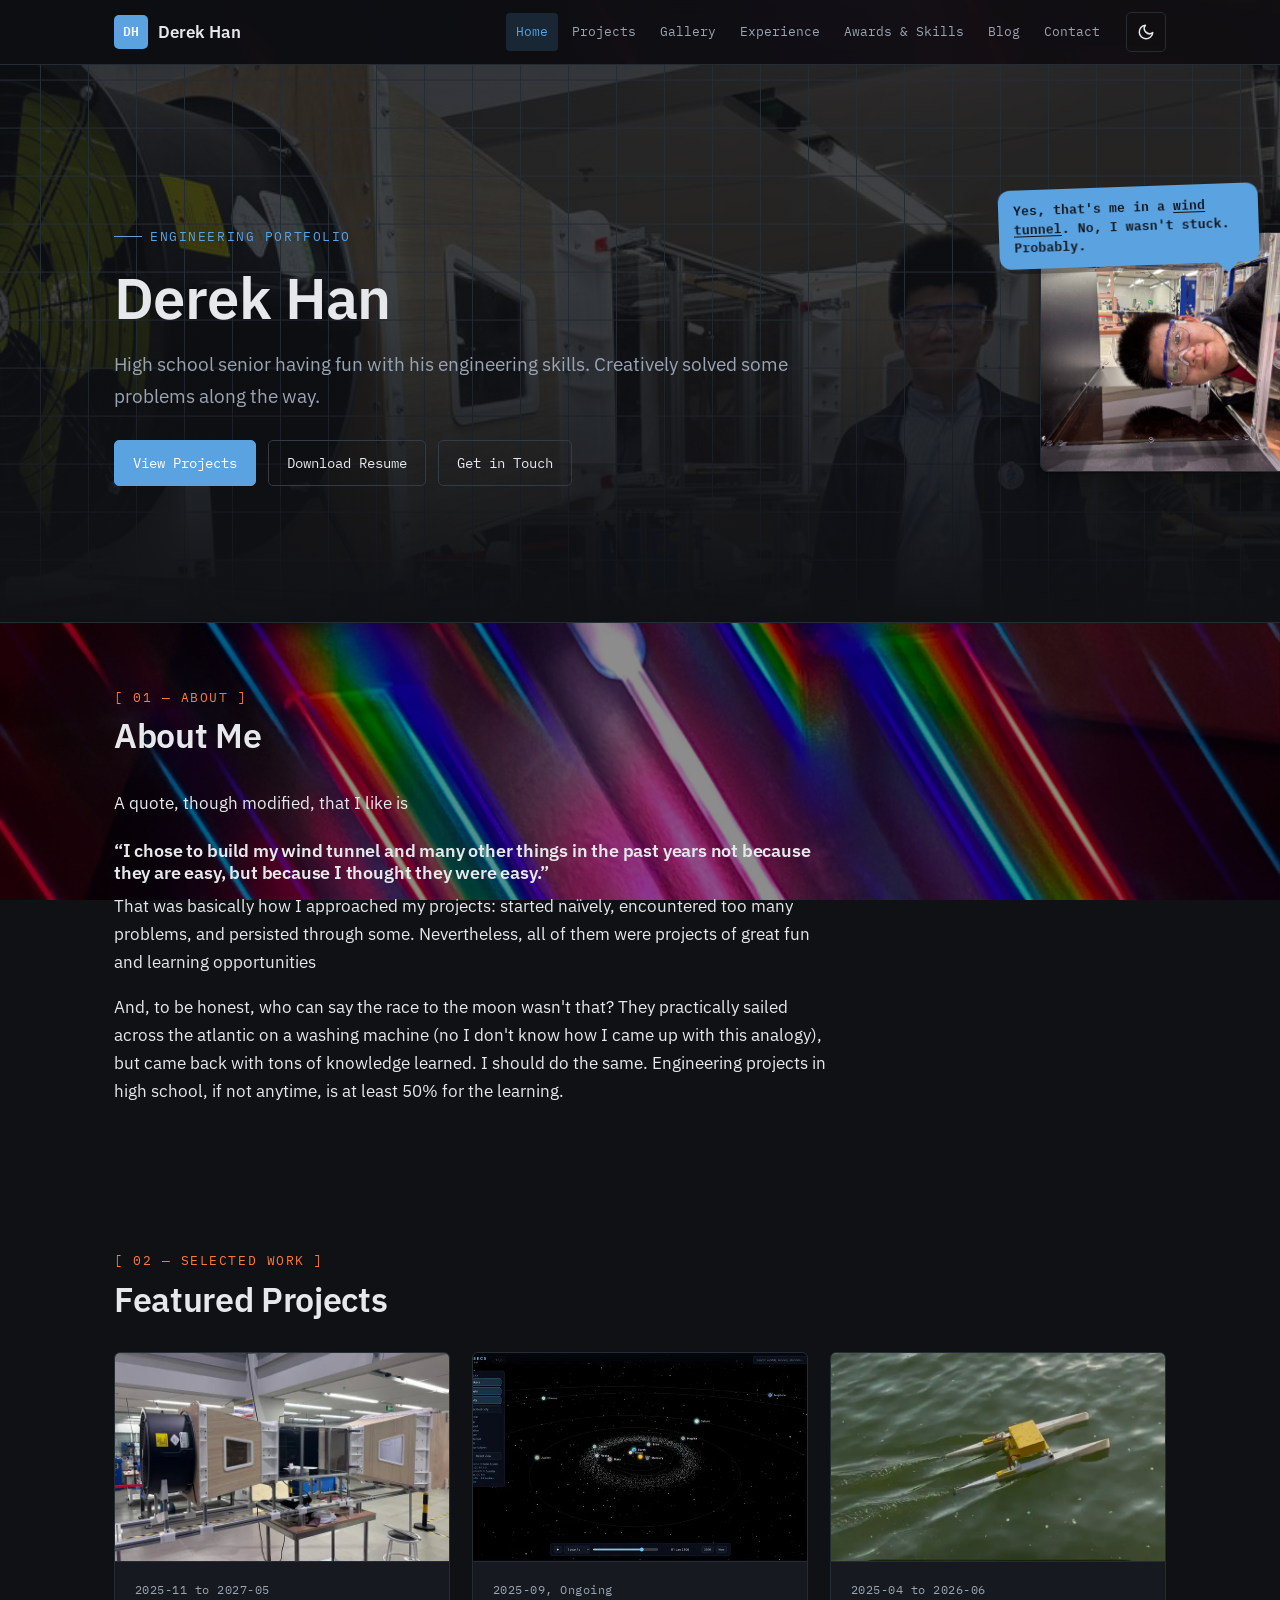
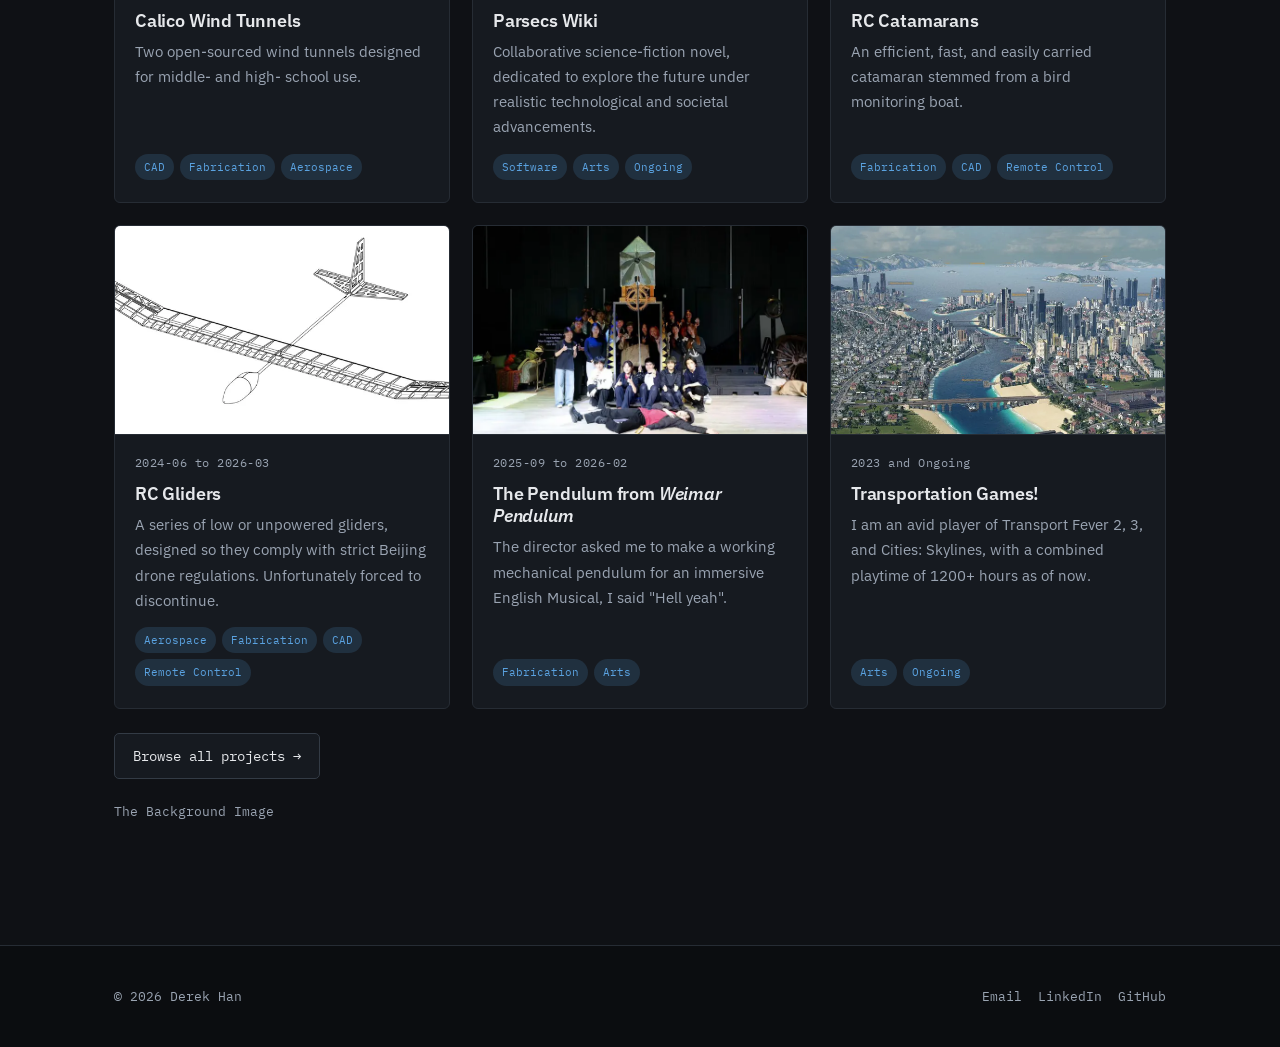
<file: index.html>
<!DOCTYPE html>
<html lang="en">
<head>
  <meta charset="UTF-8" />
  <meta name="viewport" content="width=device-width, initial-scale=1" />
  <title>Derek Han — Engineering Portfolio</title>
  <meta name="description" content="Portfolio of Derek Han, a STEM/engineering student. Projects, experience, awards, and skills." />
  <meta name="author" content="Derek Han" />
  <link rel="icon" href="favicon.svg" type="image/svg+xml" />

  <meta property="og:type" content="website" />
  <meta property="og:title" content="Derek Han — Engineering Portfolio" />
  <meta property="og:description" content="Projects, experience, awards, and skills of Derek Han." />
  <meta property="og:image" content="assets/img/placeholder.svg" />

  <link rel="preconnect" href="https://fonts.googleapis.com" />
  <link rel="preconnect" href="https://fonts.gstatic.com" crossorigin />
  <link href="https://fonts.googleapis.com/css2?family=IBM+Plex+Mono:wght@400;500;600&family=IBM+Plex+Sans:wght@400;500;600;700&display=swap" rel="stylesheet" />
  <link rel="stylesheet" href="assets/css/style.css" />
  <script>
    (function () {
      try {
        var t = localStorage.getItem("theme");
        if (!t) t = "dark";
        document.documentElement.setAttribute("data-theme", t);
      } catch (e) { document.documentElement.setAttribute("data-theme", "dark"); }
    })();
  </script>
</head>
<body data-page="home">
  <div class="home-bg" aria-hidden="true"><div class="home-bg-img"></div></div>
  <a class="skip-link" href="#main">Skip to content</a>

  <header class="site-header">
    <div class="wrap header-inner">
      <a class="brand" href="index.html">
        <span class="brand-mark" data-bind="site.brandMark">DH</span>
        <span class="brand-name" data-bind="site.name">Derek Han</span>
      </a>
      <button class="nav-toggle" aria-expanded="false" aria-controls="site-nav" aria-label="Toggle navigation">
        <svg viewBox="0 0 24 24" width="18" height="18" fill="none" stroke="currentColor" stroke-width="2" stroke-linecap="round"><path d="M3 6h18M3 12h18M3 18h18"/></svg>
      </button>
      <nav id="site-nav" class="site-nav" aria-label="Primary">
        <a href="index.html" aria-current="page">Home</a>
        <a href="projects.html">Projects</a>
        <a href="gallery.html">Gallery</a>
        <a href="experience.html">Experience</a>
        <a href="awards-skills.html">Awards &amp; Skills</a>
        <a href="blog.html">Blog</a>
        <a href="contact.html">Contact</a>
      </nav>
      <button class="theme-toggle" aria-label="Toggle dark mode" title="Toggle dark mode">
        <svg class="icon-sun" viewBox="0 0 24 24" fill="none" stroke="currentColor" stroke-width="2" stroke-linecap="round"><circle cx="12" cy="12" r="4"/><path d="M12 2v2M12 20v2M4.9 4.9l1.4 1.4M17.7 17.7l1.4 1.4M2 12h2M20 12h2M4.9 19.1l1.4-1.4M17.7 6.3l1.4-1.4"/></svg>
        <svg class="icon-moon" viewBox="0 0 24 24" fill="none" stroke="currentColor" stroke-width="2" stroke-linecap="round" stroke-linejoin="round"><path d="M21 12.8A9 9 0 1 1 11.2 3a7 7 0 0 0 9.8 9.8z"/></svg>
      </button>
    </div>
  </header>

  <main id="main">
    <!-- HERO -->
    <section class="hero">
      <img class="hero-banner" data-attrs="src:banner" alt="" aria-hidden="true" />
      <div class="wrap hero-inner">
        <div class="hero-grid">
          <div>
            <span class="eyebrow" data-bind="eyebrow"></span>
            <h1 data-bind="name"></h1>
            <p class="lead" data-bind="lead"></p>
            <div class="hero-actions">
              <a class="btn btn--primary" href="projects.html">View Projects</a>
              <a class="btn btn--ghost" href="assets/files/Derek_Han_Resume.pdf" download="Zhizhi_Han_Resume.pdf" data-resume-download title="Download the latest resume PDF">Download Resume</a>
              <a class="btn btn--ghost" href="contact.html">Get in Touch</a>
            </div>
          </div>
          <div class="portrait">
            <img class="avatar" data-attrs="src:photo,alt:name" alt="Portrait" width="240" height="240" />
            <p class="photo-note" data-bind="photoNote" data-html></p>
          </div>
        </div>
      </div>
    </section>

    <!-- ABOUT -->
    <section class="wrap reveal">
      <div class="section-head">
        <span class="kicker">[ 01 — About ]</span>
        <h2 data-bind="aboutHeading"></h2>
      </div>
      <div class="prose" data-bind="about" data-html="true"></div>
    </section>

    <!-- FEATURED PROJECTS -->
    <section class="wrap reveal">
      <div class="section-head">
        <span class="kicker">[ 02 — Selected Work ]</span>
        <h2>Featured Projects</h2>
      </div>
      <div id="featured-projects" class="grid grid--3"></div>
      <p style="margin-top: 24px;">
        <a class="btn" href="projects.html">Browse all projects &rarr;</a>
      </p>
      <p style="margin-top: 12px;">
        <a class="muted" href="gallery.html?photo=assets/img/gallery/rainbow.jpeg" style="font-family: var(--font-mono); font-size: 0.8rem;">The Background Image</a>
      </p>
    </section>
  </main>

  <footer class="site-footer">
    <div class="wrap footer-inner">
      <span>&copy; <span id="year"></span> <span data-bind="site.name">Derek Han</span></span>
      <span class="footer-links">
        <a href="#" data-social="email">Email</a>
        <a href="#" data-social="linkedin">LinkedIn</a>
        <a href="#" data-social="github">GitHub</a>
      </span>
    </div>
  </footer>

  <!-- Card markup used by render.js for the featured grid -->
  <template id="project-card">
    <article class="card reveal">
      <a class="card-media" aria-hidden="true" tabindex="-1">
        <img alt="" loading="lazy" />
      </a>
      <div class="card-body">
        <div class="card-meta"><span data-bind="date"></span></div>
        <h3 class="card-title"><a data-bind="title" data-html></a></h3>
        <p data-bind="summary"></p>
        <div class="card-foot">
          <div class="tags" data-list="tags">
            <template><span class="tag" data-bind="."></span></template>
          </div>
        </div>
      </div>
    </article>
  </template>

  <script src="assets/js/media-config.js"></script>
  <script src="assets/js/media.js"></script>
  <script src="assets/js/main.js"></script>
  <script src="assets/js/render.js"></script>
</body>
</html>
</file>
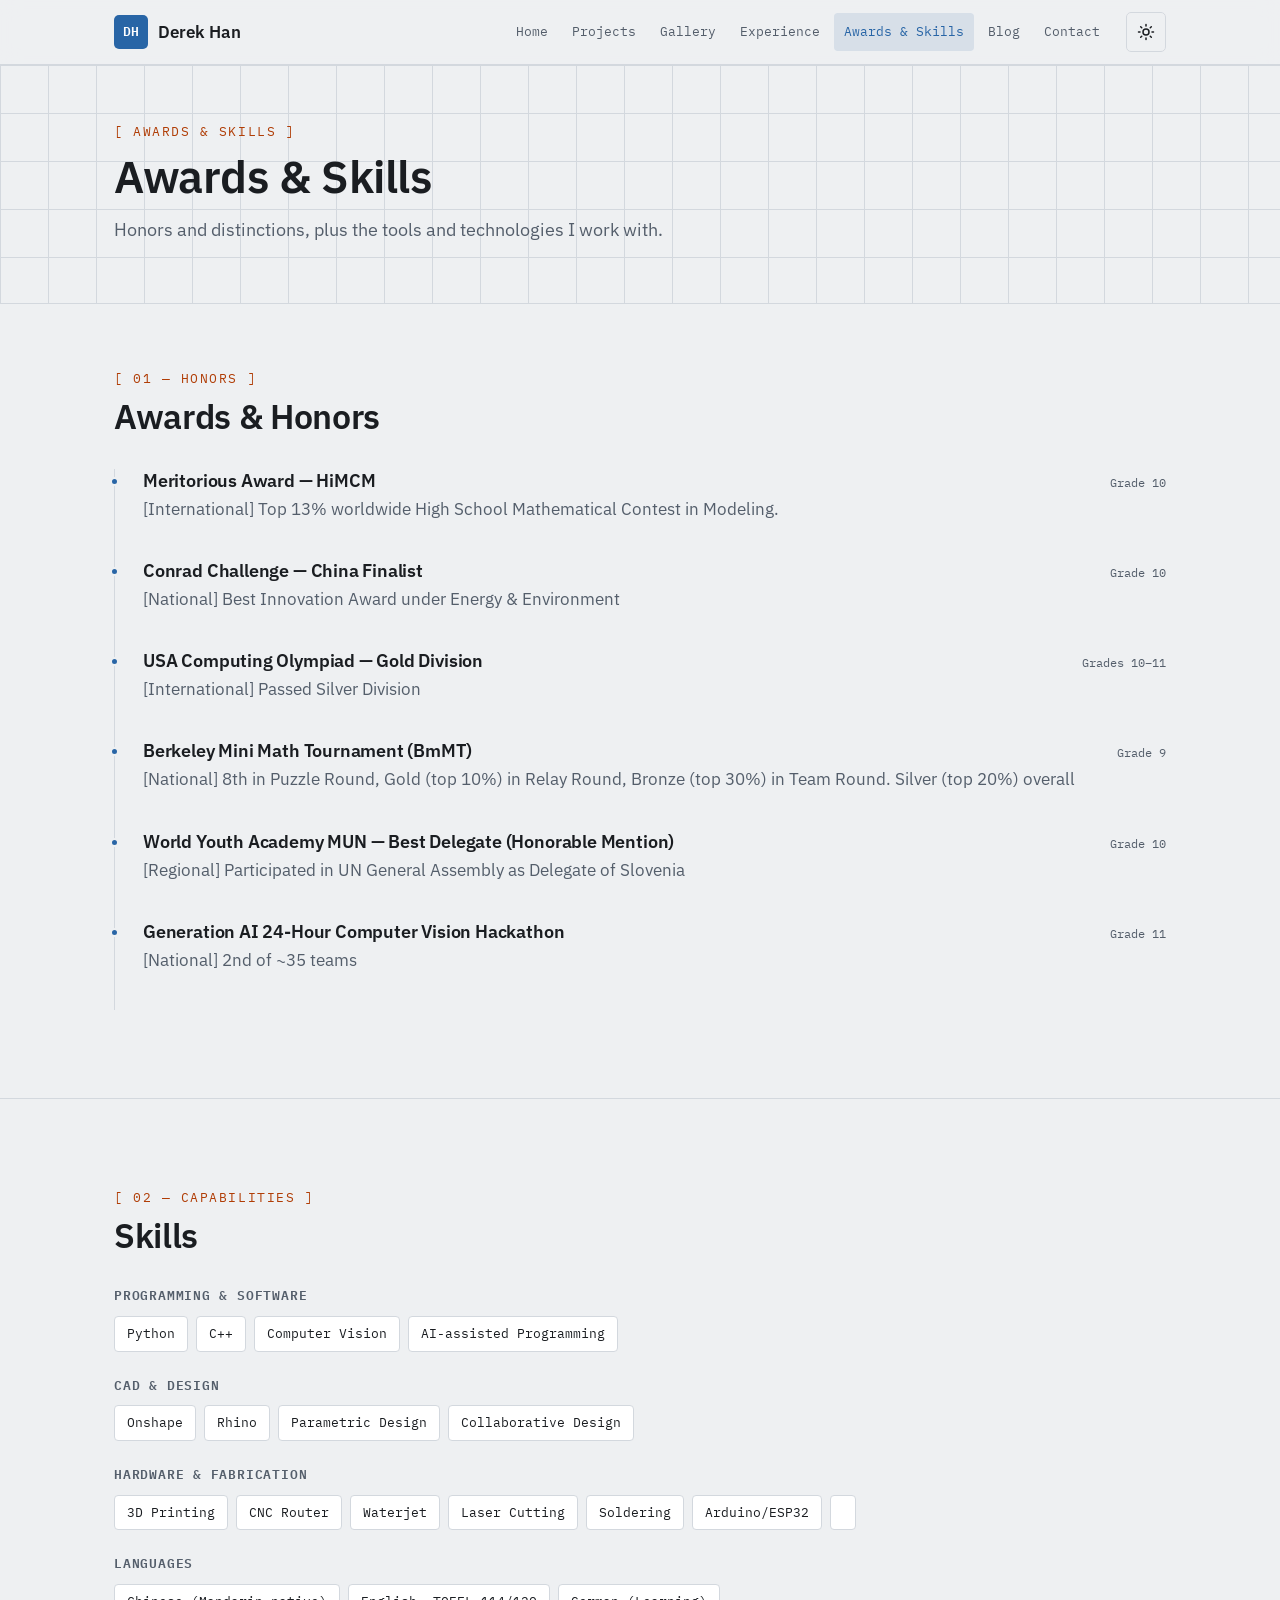
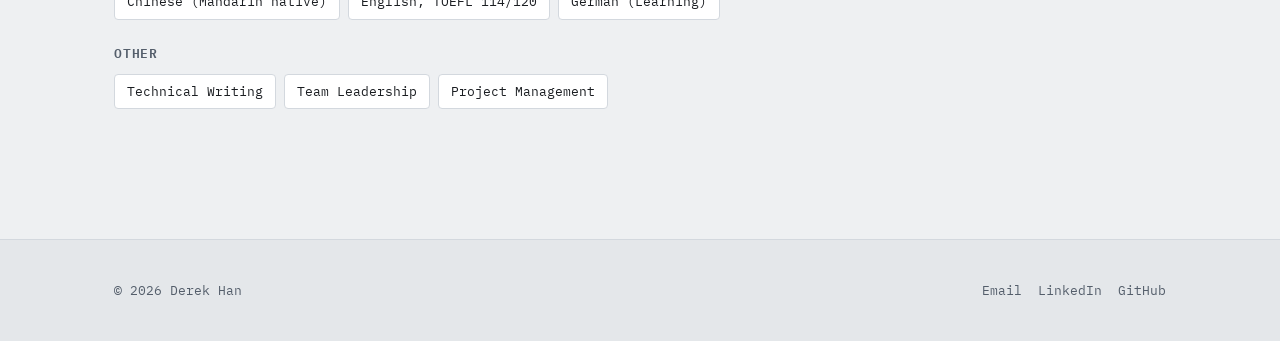
<file: awards-skills.html>
<!DOCTYPE html>
<html lang="en">
<head>
  <meta charset="UTF-8" />
  <meta name="viewport" content="width=device-width, initial-scale=1" />
  <title>Awards &amp; Skills — Derek Han</title>
  <meta name="description" content="Awards, honors, and technical skills — Derek Han." />
  <link rel="icon" href="favicon.svg" type="image/svg+xml" />
  <link rel="preconnect" href="https://fonts.googleapis.com" />
  <link rel="preconnect" href="https://fonts.gstatic.com" crossorigin />
  <link href="https://fonts.googleapis.com/css2?family=IBM+Plex+Mono:wght@400;500;600&family=IBM+Plex+Sans:wght@400;500;600;700&display=swap" rel="stylesheet" />
  <link rel="stylesheet" href="assets/css/style.css" />
  <script>
    (function () {
      try {
        var t = localStorage.getItem("theme");
        if (!t) t = window.matchMedia("(prefers-color-scheme: dark)").matches ? "dark" : "light";
        document.documentElement.setAttribute("data-theme", t);
      } catch (e) { document.documentElement.setAttribute("data-theme", "light"); }
    })();
  </script>
</head>
<body data-page="awards-skills">
  <a class="skip-link" href="#main">Skip to content</a>

  <header class="site-header">
    <div class="wrap header-inner">
      <a class="brand" href="index.html">
        <span class="brand-mark" data-bind="site.brandMark">DH</span>
        <span class="brand-name" data-bind="site.name">Derek Han</span>
      </a>
      <button class="nav-toggle" aria-expanded="false" aria-controls="site-nav" aria-label="Toggle navigation">
        <svg viewBox="0 0 24 24" width="18" height="18" fill="none" stroke="currentColor" stroke-width="2" stroke-linecap="round"><path d="M3 6h18M3 12h18M3 18h18"/></svg>
      </button>
      <nav id="site-nav" class="site-nav" aria-label="Primary">
        <a href="index.html">Home</a>
        <a href="projects.html">Projects</a>
        <a href="gallery.html">Gallery</a>
        <a href="experience.html">Experience</a>
        <a href="awards-skills.html" aria-current="page">Awards &amp; Skills</a>
        <a href="blog.html">Blog</a>
        <a href="contact.html">Contact</a>
      </nav>
      <button class="theme-toggle" aria-label="Toggle dark mode" title="Toggle dark mode">
        <svg class="icon-sun" viewBox="0 0 24 24" fill="none" stroke="currentColor" stroke-width="2" stroke-linecap="round"><circle cx="12" cy="12" r="4"/><path d="M12 2v2M12 20v2M4.9 4.9l1.4 1.4M17.7 17.7l1.4 1.4M2 12h2M20 12h2M4.9 19.1l1.4-1.4M17.7 6.3l1.4-1.4"/></svg>
        <svg class="icon-moon" viewBox="0 0 24 24" fill="none" stroke="currentColor" stroke-width="2" stroke-linecap="round" stroke-linejoin="round"><path d="M21 12.8A9 9 0 1 1 11.2 3a7 7 0 0 0 9.8 9.8z"/></svg>
      </button>
    </div>
  </header>

  <main id="main">
    <div class="page-head">
      <div class="wrap">
        <span class="kicker">[ Awards &amp; Skills ]</span>
        <h1>Awards &amp; Skills</h1>
        <p class="lead">Honors and distinctions, plus the tools and technologies I work with.</p>
      </div>
    </div>

    <section class="wrap reveal">
      <div class="section-head">
        <span class="kicker">[ 01 — Honors ]</span>
        <h2>Awards &amp; Honors</h2>
      </div>
      <ul class="timeline" data-list="awards">
        <template>
          <li>
            <div class="entry-head">
              <h3 data-bind="title" data-html></h3>
              <span class="when" data-bind="when"></span>
            </div>
            <div class="muted" data-bind="detail" data-html></div>
            <div class="entry-links" data-list="links">
              <template><a class="btn" data-bind="label" data-attrs="href:url" target="_blank" rel="noopener"></a></template>
            </div>
          </li>
        </template>
      </ul>
    </section>

    <hr class="rule" />

    <section class="wrap reveal">
      <div class="section-head">
        <span class="kicker">[ 02 — Capabilities ]</span>
        <h2>Skills</h2>
      </div>
      <div data-list="groups">
        <template>
          <div class="skill-group">
            <h3 data-bind="heading"></h3>
            <div class="skill-list" data-list="items">
              <template><span class="chip" data-bind="."></span></template>
            </div>
          </div>
        </template>
      </div>
    </section>
  </main>

  <footer class="site-footer">
    <div class="wrap footer-inner">
      <span>&copy; <span id="year"></span> <span data-bind="site.name">Derek Han</span></span>
      <span class="footer-links">
        <a href="#" data-social="email">Email</a>
        <a href="#" data-social="linkedin">LinkedIn</a>
        <a href="#" data-social="github">GitHub</a>
      </span>
    </div>
  </footer>

  <script src="assets/js/main.js"></script>
  <script src="assets/js/render.js"></script>
</body>
</html>
</file>
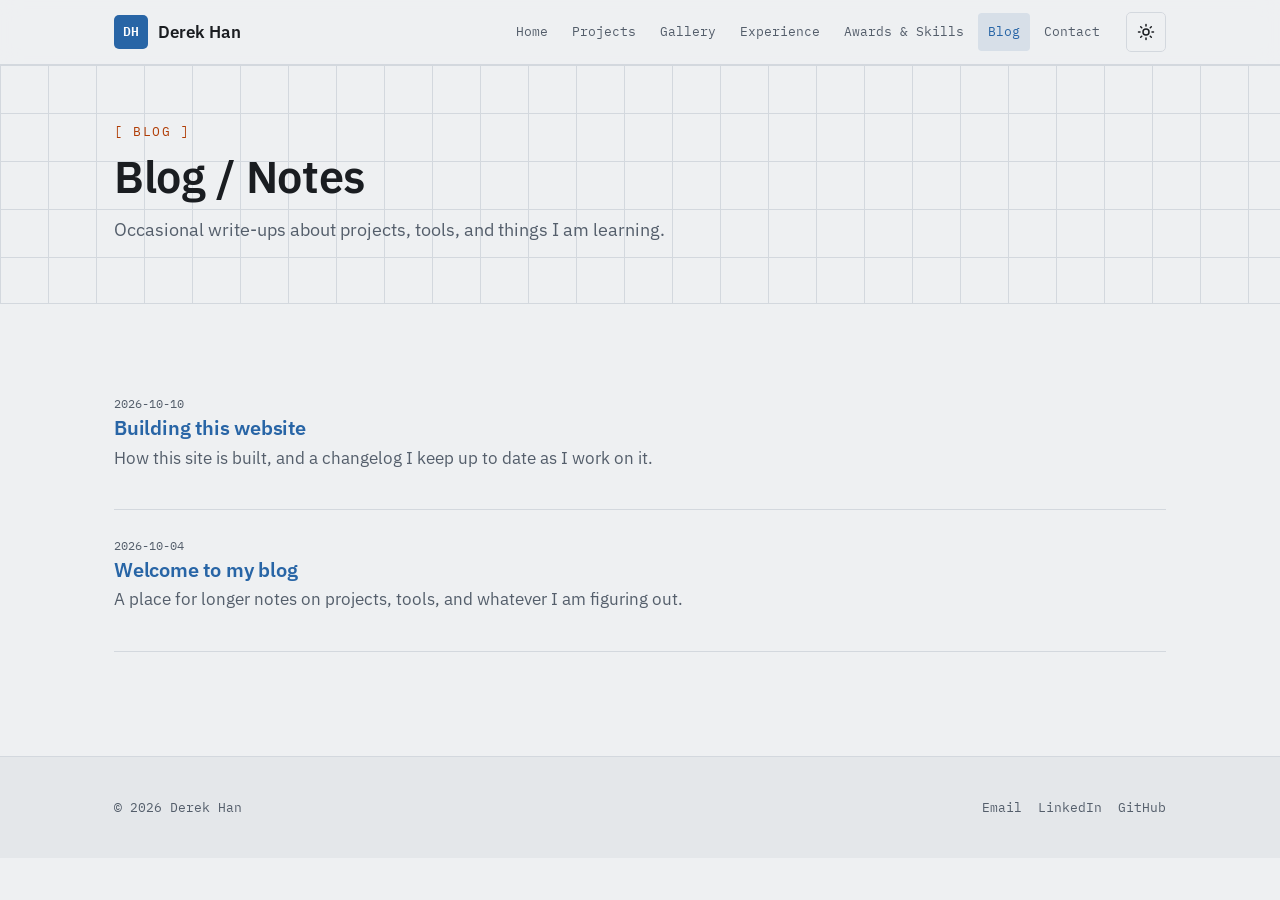
<file: blog.html>
<!DOCTYPE html>
<html lang="en">
<head>
  <meta charset="UTF-8" />
  <meta name="viewport" content="width=device-width, initial-scale=1" />
  <title>Blog — Derek Han</title>
  <meta name="description" content="Notes and writing by Derek Han." />
  <link rel="icon" href="favicon.svg" type="image/svg+xml" />
  <link rel="preconnect" href="https://fonts.googleapis.com" />
  <link rel="preconnect" href="https://fonts.gstatic.com" crossorigin />
  <link href="https://fonts.googleapis.com/css2?family=IBM+Plex+Mono:wght@400;500;600&family=IBM+Plex+Sans:wght@400;500;600;700&display=swap" rel="stylesheet" />
  <link rel="stylesheet" href="assets/css/style.css" />
  <script>
    (function () {
      try {
        var t = localStorage.getItem("theme");
        if (!t) t = window.matchMedia("(prefers-color-scheme: dark)").matches ? "dark" : "light";
        document.documentElement.setAttribute("data-theme", t);
      } catch (e) { document.documentElement.setAttribute("data-theme", "light"); }
    })();
  </script>
</head>
<body data-page="blog">
  <a class="skip-link" href="#main">Skip to content</a>

  <header class="site-header">
    <div class="wrap header-inner">
      <a class="brand" href="index.html">
        <span class="brand-mark" data-bind="site.brandMark">DH</span>
        <span class="brand-name" data-bind="site.name">Derek Han</span>
      </a>
      <button class="nav-toggle" aria-expanded="false" aria-controls="site-nav" aria-label="Toggle navigation">
        <svg viewBox="0 0 24 24" width="18" height="18" fill="none" stroke="currentColor" stroke-width="2" stroke-linecap="round"><path d="M3 6h18M3 12h18M3 18h18"/></svg>
      </button>
      <nav id="site-nav" class="site-nav" aria-label="Primary">
        <a href="index.html">Home</a>
        <a href="projects.html">Projects</a>
        <a href="gallery.html">Gallery</a>
        <a href="experience.html">Experience</a>
        <a href="awards-skills.html">Awards &amp; Skills</a>
        <a href="blog.html" aria-current="page">Blog</a>
        <a href="contact.html">Contact</a>
      </nav>
      <button class="theme-toggle" aria-label="Toggle dark mode" title="Toggle dark mode">
        <svg class="icon-sun" viewBox="0 0 24 24" fill="none" stroke="currentColor" stroke-width="2" stroke-linecap="round"><circle cx="12" cy="12" r="4"/><path d="M12 2v2M12 20v2M4.9 4.9l1.4 1.4M17.7 17.7l1.4 1.4M2 12h2M20 12h2M4.9 19.1l1.4-1.4M17.7 6.3l1.4-1.4"/></svg>
        <svg class="icon-moon" viewBox="0 0 24 24" fill="none" stroke="currentColor" stroke-width="2" stroke-linecap="round" stroke-linejoin="round"><path d="M21 12.8A9 9 0 1 1 11.2 3a7 7 0 0 0 9.8 9.8z"/></svg>
      </button>
    </div>
  </header>

  <main id="main">
    <div class="page-head">
      <div class="wrap">
        <span class="kicker">[ Blog ]</span>
        <h1 data-bind="heading"></h1>
        <p class="lead" data-bind="lead"></p>
      </div>
    </div>

    <section class="wrap reveal">
      <!--
        Posts come from data/blog.json (the list) + data/blog/<slug>.json (the content).
        To add one: copy data/blog/_template.json to data/blog/<slug>.json, fill it in,
        then add a matching entry (with "slug") to data/blog.json.
      -->
      <p class="empty-state" id="blog-empty" data-bind="emptyMessage"></p>

      <ul class="post-list" id="post-list" data-list="posts" hidden>
        <template>
          <li>
            <time data-bind="date" data-attrs="datetime:date"></time>
            <h3><a data-bind="title" data-attrs="href:url"></a></h3>
            <p class="muted" data-bind="summary"></p>
          </li>
        </template>
      </ul>
    </section>
  </main>

  <footer class="site-footer">
    <div class="wrap footer-inner">
      <span>&copy; <span id="year"></span> <span data-bind="site.name">Derek Han</span></span>
      <span class="footer-links">
        <a href="#" data-social="email">Email</a>
        <a href="#" data-social="linkedin">LinkedIn</a>
        <a href="#" data-social="github">GitHub</a>
      </span>
    </div>
  </footer>

  <script src="assets/js/main.js"></script>
  <script src="assets/js/render.js"></script>
</body>
</html>
</file>
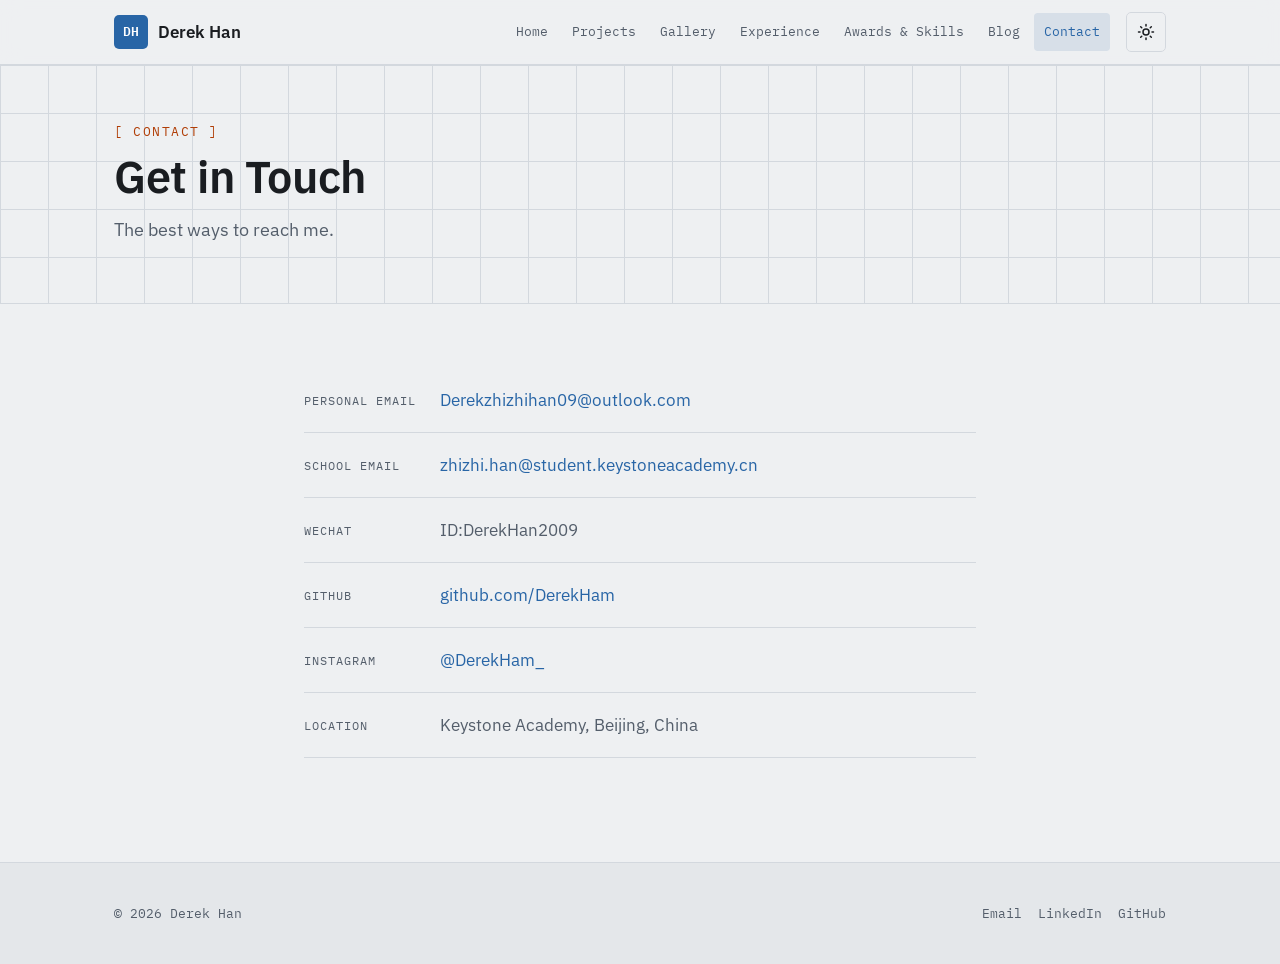
<file: contact.html>
<!DOCTYPE html>
<html lang="en">
<head>
  <meta charset="UTF-8" />
  <meta name="viewport" content="width=device-width, initial-scale=1" />
  <title>Contact — Derek Han</title>
  <meta name="description" content="Get in touch with Derek Han." />
  <link rel="icon" href="favicon.svg" type="image/svg+xml" />
  <link rel="preconnect" href="https://fonts.googleapis.com" />
  <link rel="preconnect" href="https://fonts.gstatic.com" crossorigin />
  <link href="https://fonts.googleapis.com/css2?family=IBM+Plex+Mono:wght@400;500;600&family=IBM+Plex+Sans:wght@400;500;600;700&display=swap" rel="stylesheet" />
  <link rel="stylesheet" href="assets/css/style.css" />
  <script>
    (function () {
      try {
        var t = localStorage.getItem("theme");
        if (!t) t = window.matchMedia("(prefers-color-scheme: dark)").matches ? "dark" : "light";
        document.documentElement.setAttribute("data-theme", t);
      } catch (e) { document.documentElement.setAttribute("data-theme", "light"); }
    })();
  </script>
</head>
<body data-page="contact">
  <a class="skip-link" href="#main">Skip to content</a>

  <header class="site-header">
    <div class="wrap header-inner">
      <a class="brand" href="index.html">
        <span class="brand-mark" data-bind="site.brandMark">DH</span>
        <span class="brand-name" data-bind="site.name">Derek Han</span>
      </a>
      <button class="nav-toggle" aria-expanded="false" aria-controls="site-nav" aria-label="Toggle navigation">
        <svg viewBox="0 0 24 24" width="18" height="18" fill="none" stroke="currentColor" stroke-width="2" stroke-linecap="round"><path d="M3 6h18M3 12h18M3 18h18"/></svg>
      </button>
      <nav id="site-nav" class="site-nav" aria-label="Primary">
        <a href="index.html">Home</a>
        <a href="projects.html">Projects</a>
        <a href="gallery.html">Gallery</a>
        <a href="experience.html">Experience</a>
        <a href="awards-skills.html">Awards &amp; Skills</a>
        <a href="blog.html">Blog</a>
        <a href="contact.html" aria-current="page">Contact</a>
      </nav>
      <button class="theme-toggle" aria-label="Toggle dark mode" title="Toggle dark mode">
        <svg class="icon-sun" viewBox="0 0 24 24" fill="none" stroke="currentColor" stroke-width="2" stroke-linecap="round"><circle cx="12" cy="12" r="4"/><path d="M12 2v2M12 20v2M4.9 4.9l1.4 1.4M17.7 17.7l1.4 1.4M2 12h2M20 12h2M4.9 19.1l1.4-1.4M17.7 6.3l1.4-1.4"/></svg>
        <svg class="icon-moon" viewBox="0 0 24 24" fill="none" stroke="currentColor" stroke-width="2" stroke-linecap="round" stroke-linejoin="round"><path d="M21 12.8A9 9 0 1 1 11.2 3a7 7 0 0 0 9.8 9.8z"/></svg>
      </button>
    </div>
  </header>

  <main id="main">
    <div class="page-head">
      <div class="wrap">
        <span class="kicker">[ Contact ]</span>
        <h1 data-bind="heading"></h1>
        <p class="lead" data-bind="lead"></p>
      </div>
    </div>

    <section class="wrap reveal" style="max-width: 720px;">
      <ul class="contact-list" data-list="rows">
        <template>
          <li>
            <span class="label" data-bind="label"></span>
            <span><a data-bind="value" data-attrs="href:href"></a></span>
          </li>
        </template>
      </ul>
    </section>
  </main>

  <footer class="site-footer">
    <div class="wrap footer-inner">
      <span>&copy; <span id="year"></span> <span data-bind="site.name">Derek Han</span></span>
      <span class="footer-links">
        <a href="#" data-social="email">Email</a>
        <a href="#" data-social="linkedin">LinkedIn</a>
        <a href="#" data-social="github">GitHub</a>
      </span>
    </div>
  </footer>

  <script src="assets/js/main.js"></script>
  <script src="assets/js/render.js"></script>
</body>
</html>
</file>
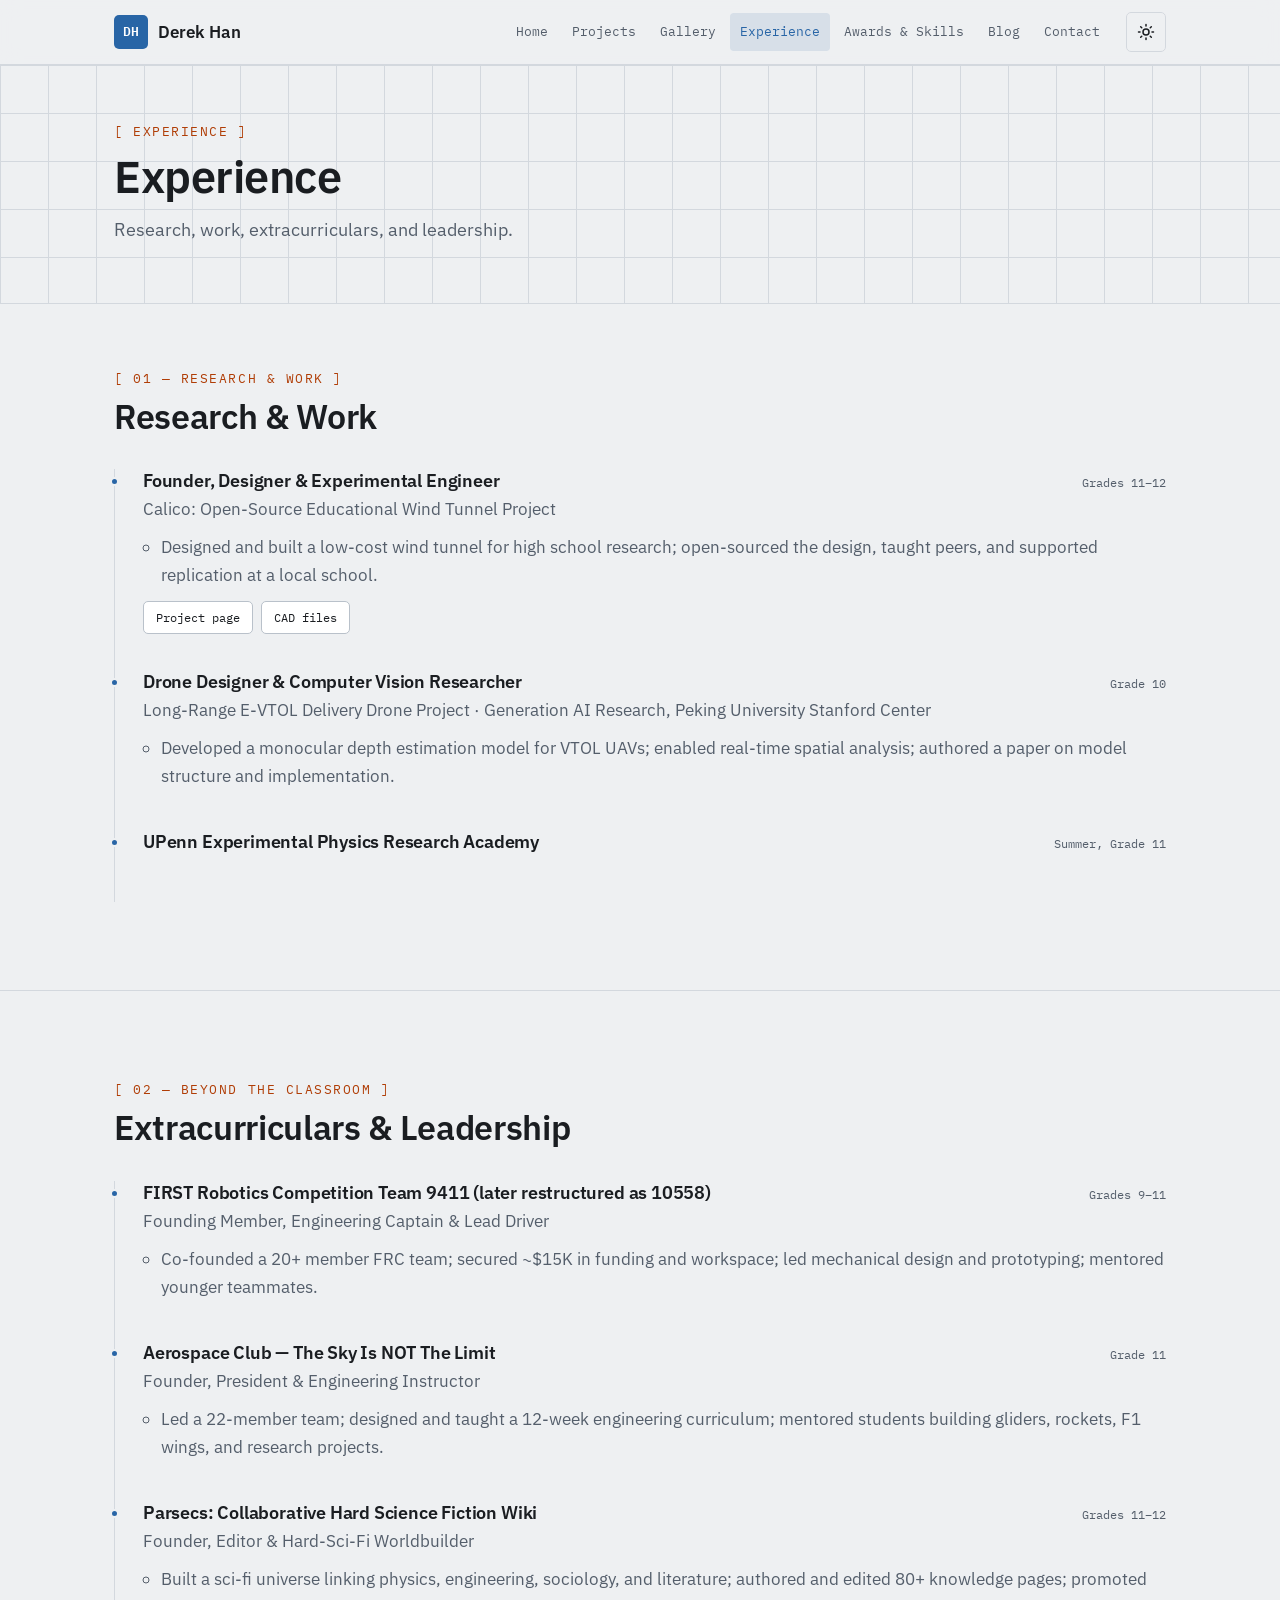
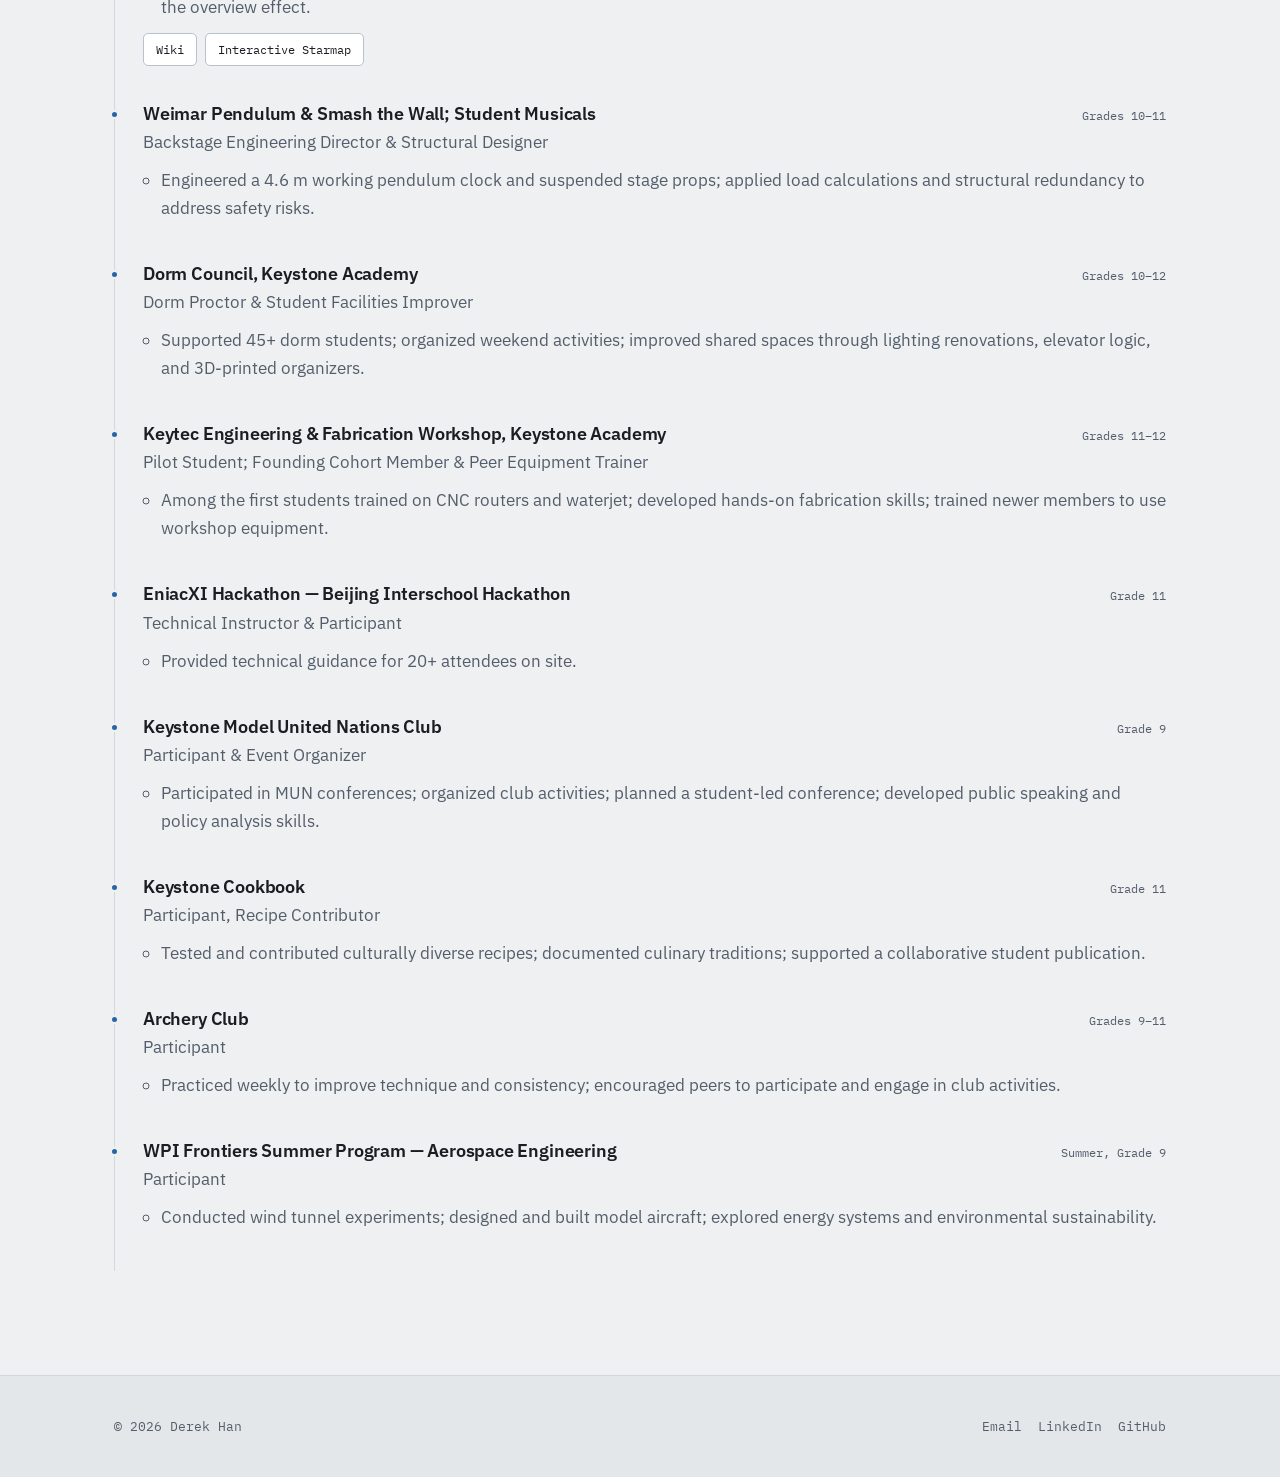
<file: experience.html>
<!DOCTYPE html>
<html lang="en">
<head>
  <meta charset="UTF-8" />
  <meta name="viewport" content="width=device-width, initial-scale=1" />
  <title>Experience — Derek Han</title>
  <meta name="description" content="Internships, work, extracurriculars, and leadership — Derek Han." />
  <link rel="icon" href="favicon.svg" type="image/svg+xml" />
  <link rel="preconnect" href="https://fonts.googleapis.com" />
  <link rel="preconnect" href="https://fonts.gstatic.com" crossorigin />
  <link href="https://fonts.googleapis.com/css2?family=IBM+Plex+Mono:wght@400;500;600&family=IBM+Plex+Sans:wght@400;500;600;700&display=swap" rel="stylesheet" />
  <link rel="stylesheet" href="assets/css/style.css" />
  <script>
    (function () {
      try {
        var t = localStorage.getItem("theme");
        if (!t) t = window.matchMedia("(prefers-color-scheme: dark)").matches ? "dark" : "light";
        document.documentElement.setAttribute("data-theme", t);
      } catch (e) { document.documentElement.setAttribute("data-theme", "light"); }
    })();
  </script>
</head>
<body data-page="experience">
  <a class="skip-link" href="#main">Skip to content</a>

  <header class="site-header">
    <div class="wrap header-inner">
      <a class="brand" href="index.html">
        <span class="brand-mark" data-bind="site.brandMark">DH</span>
        <span class="brand-name" data-bind="site.name">Derek Han</span>
      </a>
      <button class="nav-toggle" aria-expanded="false" aria-controls="site-nav" aria-label="Toggle navigation">
        <svg viewBox="0 0 24 24" width="18" height="18" fill="none" stroke="currentColor" stroke-width="2" stroke-linecap="round"><path d="M3 6h18M3 12h18M3 18h18"/></svg>
      </button>
      <nav id="site-nav" class="site-nav" aria-label="Primary">
        <a href="index.html">Home</a>
        <a href="projects.html">Projects</a>
        <a href="gallery.html">Gallery</a>
        <a href="experience.html" aria-current="page">Experience</a>
        <a href="awards-skills.html">Awards &amp; Skills</a>
        <a href="blog.html">Blog</a>
        <a href="contact.html">Contact</a>
      </nav>
      <button class="theme-toggle" aria-label="Toggle dark mode" title="Toggle dark mode">
        <svg class="icon-sun" viewBox="0 0 24 24" fill="none" stroke="currentColor" stroke-width="2" stroke-linecap="round"><circle cx="12" cy="12" r="4"/><path d="M12 2v2M12 20v2M4.9 4.9l1.4 1.4M17.7 17.7l1.4 1.4M2 12h2M20 12h2M4.9 19.1l1.4-1.4M17.7 6.3l1.4-1.4"/></svg>
        <svg class="icon-moon" viewBox="0 0 24 24" fill="none" stroke="currentColor" stroke-width="2" stroke-linecap="round" stroke-linejoin="round"><path d="M21 12.8A9 9 0 1 1 11.2 3a7 7 0 0 0 9.8 9.8z"/></svg>
      </button>
    </div>
  </header>

  <main id="main">
    <div class="page-head">
      <div class="wrap">
        <span class="kicker">[ Experience ]</span>
        <h1>Experience</h1>
        <p class="lead">Research, work, extracurriculars, and leadership.</p>
      </div>
    </div>

    <section class="wrap reveal">
      <div class="section-head">
        <span class="kicker">[ 01 — Research &amp; Work ]</span>
        <h2>Research &amp; Work</h2>
      </div>
      <ul class="timeline" data-list="work">
        <template>
          <li>
            <div class="entry-head">
              <h3 data-bind="title" data-html></h3>
              <span class="when" data-bind="when"></span>
            </div>
            <div class="muted" data-bind="org" data-html></div>
            <ul class="bullets" data-list="bullets">
              <template><li data-bind="." data-html></li></template>
            </ul>
            <div class="entry-links" data-list="links">
              <template><a class="btn" data-bind="label" data-attrs="href:url" target="_blank" rel="noopener"></a></template>
            </div>
          </li>
        </template>
      </ul>
    </section>

    <hr class="rule" />

    <section class="wrap reveal">
      <div class="section-head">
        <span class="kicker">[ 02 — Beyond the Classroom ]</span>
        <h2>Extracurriculars &amp; Leadership</h2>
      </div>
      <ul class="timeline" data-list="extras">
        <template>
          <li>
            <div class="entry-head">
              <h3 data-bind="title" data-html></h3>
              <span class="when" data-bind="when"></span>
            </div>
            <div class="muted" data-bind="role" data-html></div>
            <ul class="bullets" data-list="bullets">
              <template><li data-bind="." data-html></li></template>
            </ul>
            <div class="entry-links" data-list="links">
              <template><a class="btn" data-bind="label" data-attrs="href:url" target="_blank" rel="noopener"></a></template>
            </div>
          </li>
        </template>
      </ul>
    </section>
  </main>

  <footer class="site-footer">
    <div class="wrap footer-inner">
      <span>&copy; <span id="year"></span> <span data-bind="site.name">Derek Han</span></span>
      <span class="footer-links">
        <a href="#" data-social="email">Email</a>
        <a href="#" data-social="linkedin">LinkedIn</a>
        <a href="#" data-social="github">GitHub</a>
      </span>
    </div>
  </footer>

  <script src="assets/js/main.js"></script>
  <script src="assets/js/render.js"></script>
</body>
</html>
</file>
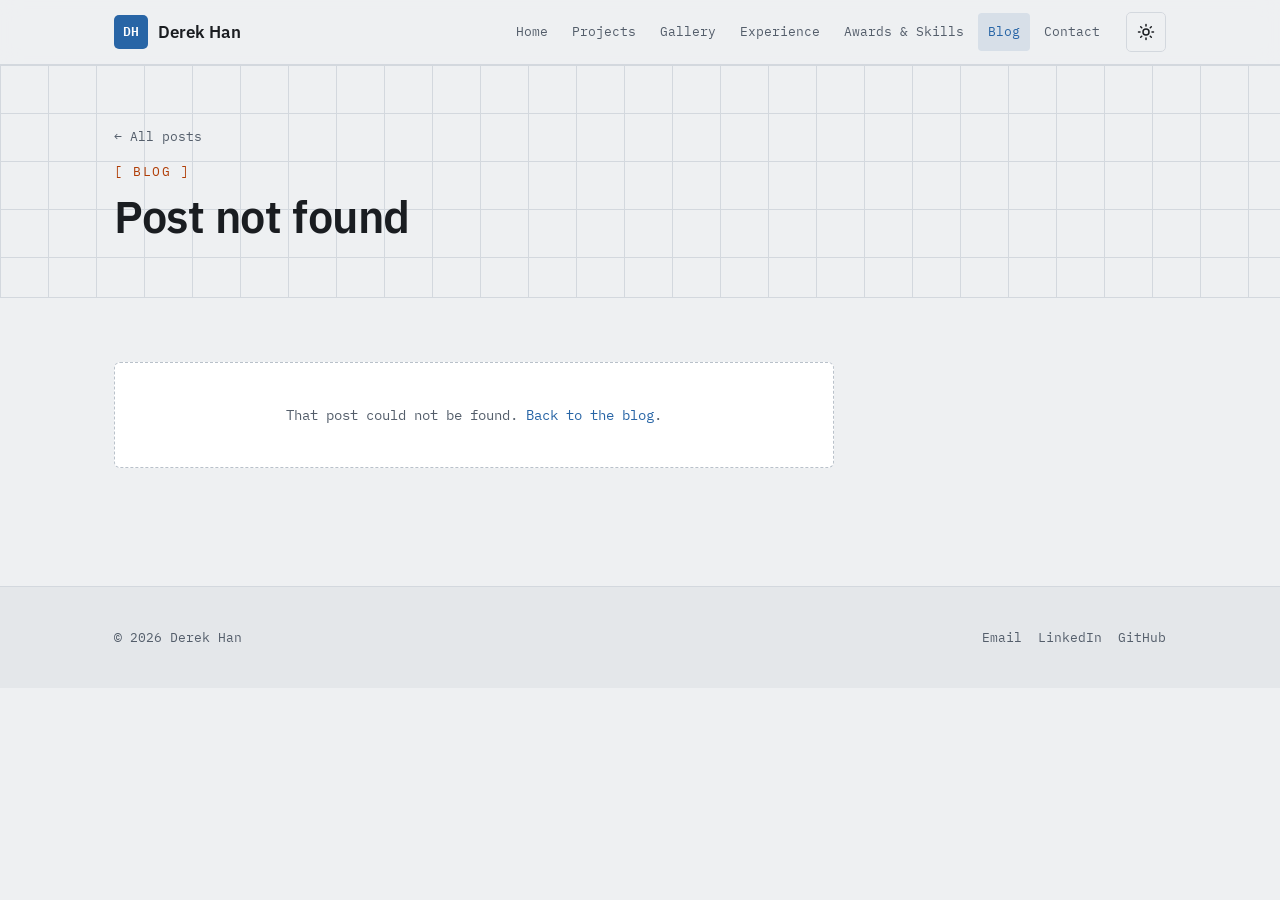
<file: post.html>
<!DOCTYPE html>
<html lang="en">
<head>
  <meta charset="UTF-8" />
  <meta name="viewport" content="width=device-width, initial-scale=1" />
  <title>Post — Derek Han</title>
  <meta name="description" content="A blog post by Derek Han." />
  <link rel="icon" href="favicon.svg" type="image/svg+xml" />
  <link rel="preconnect" href="https://fonts.googleapis.com" />
  <link rel="preconnect" href="https://fonts.gstatic.com" crossorigin />
  <link href="https://fonts.googleapis.com/css2?family=IBM+Plex+Mono:wght@400;500;600&family=IBM+Plex+Sans:wght@400;500;600;700&display=swap" rel="stylesheet" />
  <link rel="stylesheet" href="assets/css/style.css" />
  <script>
    (function () {
      try {
        var t = localStorage.getItem("theme");
        if (!t) t = window.matchMedia("(prefers-color-scheme: dark)").matches ? "dark" : "light";
        document.documentElement.setAttribute("data-theme", t);
      } catch (e) { document.documentElement.setAttribute("data-theme", "light"); }
    })();
  </script>
</head>
<body data-page="post">
  <a class="skip-link" href="#main">Skip to content</a>

  <header class="site-header">
    <div class="wrap header-inner">
      <a class="brand" href="index.html">
        <span class="brand-mark" data-bind="site.brandMark">DH</span>
        <span class="brand-name" data-bind="site.name">Derek Han</span>
      </a>
      <button class="nav-toggle" aria-expanded="false" aria-controls="site-nav" aria-label="Toggle navigation">
        <svg viewBox="0 0 24 24" width="18" height="18" fill="none" stroke="currentColor" stroke-width="2" stroke-linecap="round"><path d="M3 6h18M3 12h18M3 18h18"/></svg>
      </button>
      <nav id="site-nav" class="site-nav" aria-label="Primary">
        <a href="index.html">Home</a>
        <a href="projects.html">Projects</a>
        <a href="gallery.html">Gallery</a>
        <a href="experience.html">Experience</a>
        <a href="awards-skills.html">Awards &amp; Skills</a>
        <a href="blog.html" aria-current="page">Blog</a>
        <a href="contact.html">Contact</a>
      </nav>
      <button class="theme-toggle" aria-label="Toggle dark mode" title="Toggle dark mode">
        <svg class="icon-sun" viewBox="0 0 24 24" fill="none" stroke="currentColor" stroke-width="2" stroke-linecap="round"><circle cx="12" cy="12" r="4"/><path d="M12 2v2M12 20v2M4.9 4.9l1.4 1.4M17.7 17.7l1.4 1.4M2 12h2M20 12h2M4.9 19.1l1.4-1.4M17.7 6.3l1.4-1.4"/></svg>
        <svg class="icon-moon" viewBox="0 0 24 24" fill="none" stroke="currentColor" stroke-width="2" stroke-linecap="round" stroke-linejoin="round"><path d="M21 12.8A9 9 0 1 1 11.2 3a7 7 0 0 0 9.8 9.8z"/></svg>
      </button>
    </div>
  </header>

  <main id="main">
    <div class="page-head">
      <div class="wrap">
        <p style="margin:0 0 12px;"><a href="blog.html" class="muted" style="font-family: var(--font-mono); font-size: .82rem;">&larr; All posts</a></p>
        <span class="kicker">[ Blog ]</span>
        <h1 id="post-title">Post</h1>
        <p class="muted" id="post-date" style="font-family: var(--font-mono); font-size: .82rem;"></p>
        <p class="lead" id="post-lead" hidden></p>
      </div>
    </div>

    <section class="wrap reveal">
      <article class="prose" id="post-body"></article>
    </section>
  </main>

  <footer class="site-footer">
    <div class="wrap footer-inner">
      <span>&copy; <span id="year"></span> <span data-bind="site.name">Derek Han</span></span>
      <span class="footer-links">
        <a href="#" data-social="email">Email</a>
        <a href="#" data-social="linkedin">LinkedIn</a>
        <a href="#" data-social="github">GitHub</a>
      </span>
    </div>
  </footer>

  <script src="assets/js/main.js"></script>
  <script src="assets/js/render.js"></script>
</body>
</html>
</file>
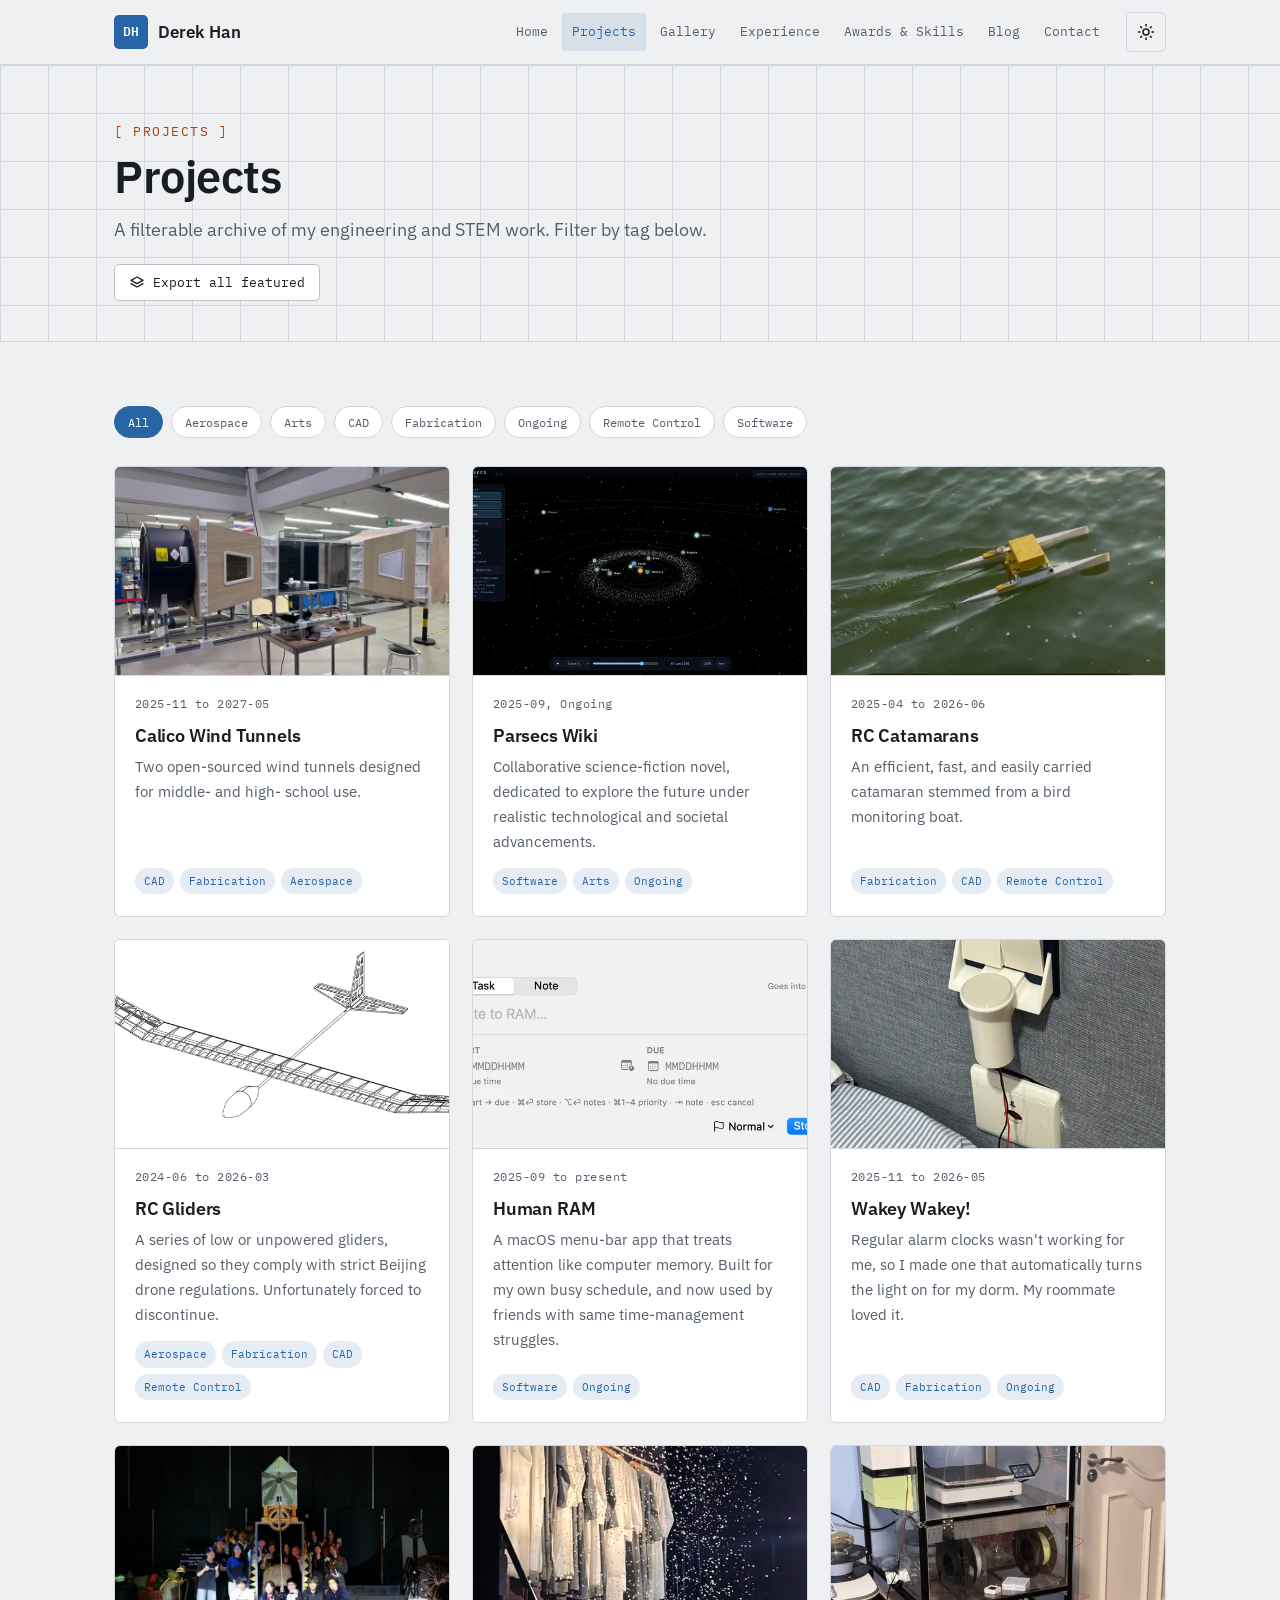
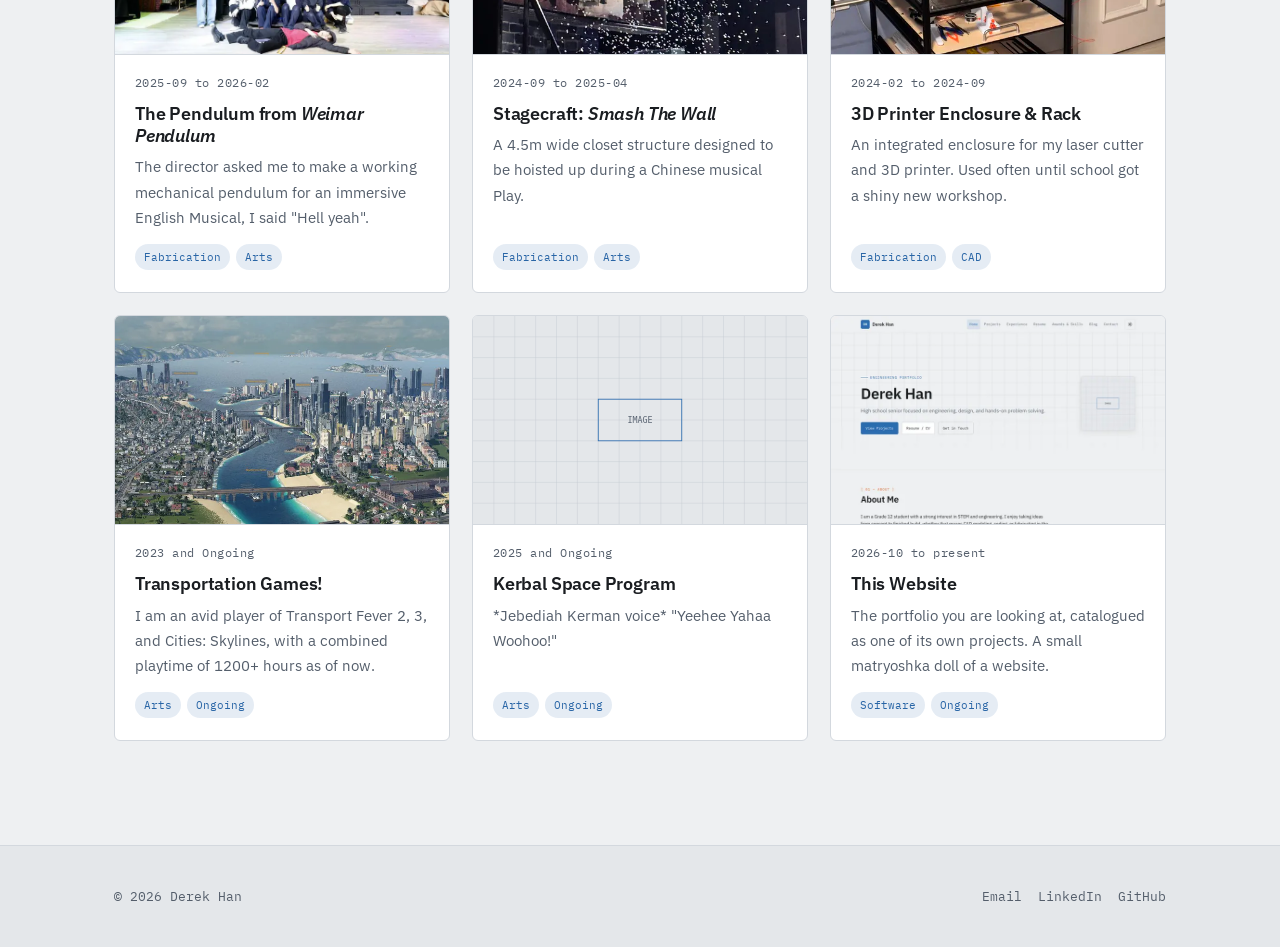
<file: projects.html>
<!DOCTYPE html>
<html lang="en">
<head>
  <meta charset="UTF-8" />
  <meta name="viewport" content="width=device-width, initial-scale=1" />
  <title>Projects — Derek Han</title>
  <meta name="description" content="Engineering and STEM projects by Derek Han." />
  <link rel="icon" href="favicon.svg" type="image/svg+xml" />
  <meta property="og:title" content="Projects — Derek Han" />
  <meta property="og:description" content="Engineering and STEM projects by Derek Han." />
  <link rel="preconnect" href="https://fonts.googleapis.com" />
  <link rel="preconnect" href="https://fonts.gstatic.com" crossorigin />
  <link href="https://fonts.googleapis.com/css2?family=IBM+Plex+Mono:wght@400;500;600&family=IBM+Plex+Sans:wght@400;500;600;700&display=swap" rel="stylesheet" />
  <link rel="stylesheet" href="assets/css/style.css" />
  <script>
    (function () {
      try {
        var t = localStorage.getItem("theme");
        if (!t) t = window.matchMedia("(prefers-color-scheme: dark)").matches ? "dark" : "light";
        document.documentElement.setAttribute("data-theme", t);
      } catch (e) { document.documentElement.setAttribute("data-theme", "light"); }
    })();
  </script>
</head>
<body data-page="projects">
  <a class="skip-link" href="#main">Skip to content</a>

  <header class="site-header">
    <div class="wrap header-inner">
      <a class="brand" href="index.html">
        <span class="brand-mark" data-bind="site.brandMark">DH</span>
        <span class="brand-name" data-bind="site.name">Derek Han</span>
      </a>
      <button class="nav-toggle" aria-expanded="false" aria-controls="site-nav" aria-label="Toggle navigation">
        <svg viewBox="0 0 24 24" width="18" height="18" fill="none" stroke="currentColor" stroke-width="2" stroke-linecap="round"><path d="M3 6h18M3 12h18M3 18h18"/></svg>
      </button>
      <nav id="site-nav" class="site-nav" aria-label="Primary">
        <a href="index.html">Home</a>
        <a href="projects.html" aria-current="page">Projects</a>
        <a href="gallery.html">Gallery</a>
        <a href="experience.html">Experience</a>
        <a href="awards-skills.html">Awards &amp; Skills</a>
        <a href="blog.html">Blog</a>
        <a href="contact.html">Contact</a>
      </nav>
      <button class="theme-toggle" aria-label="Toggle dark mode" title="Toggle dark mode">
        <svg class="icon-sun" viewBox="0 0 24 24" fill="none" stroke="currentColor" stroke-width="2" stroke-linecap="round"><circle cx="12" cy="12" r="4"/><path d="M12 2v2M12 20v2M4.9 4.9l1.4 1.4M17.7 17.7l1.4 1.4M2 12h2M20 12h2M4.9 19.1l1.4-1.4M17.7 6.3l1.4-1.4"/></svg>
        <svg class="icon-moon" viewBox="0 0 24 24" fill="none" stroke="currentColor" stroke-width="2" stroke-linecap="round" stroke-linejoin="round"><path d="M21 12.8A9 9 0 1 1 11.2 3a7 7 0 0 0 9.8 9.8z"/></svg>
      </button>
    </div>
  </header>

  <main id="main">
    <div class="page-head">
      <div class="wrap">
        <span class="kicker">[ Projects ]</span>
        <h1>Projects</h1>
        <p class="lead">A filterable archive of my engineering and STEM work. Filter by tag below.</p>
        <div class="projects-export">
          <button id="project-export-all" class="btn project-export-btn" type="button" aria-label="Download every featured project as one PDF" hidden>
            <svg viewBox="0 0 24 24" width="16" height="16" fill="none" stroke="currentColor" stroke-width="2" stroke-linecap="round" stroke-linejoin="round" aria-hidden="true"><path d="m12 3 9 5-9 5-9-5 9-5Z"/><path d="m3 13 9 5 9-5"/></svg>
            <span>Export all featured</span>
          </button>
        </div>
      </div>
    </div>

    <section class="wrap">
      <div id="filter-bar" class="filter-bar" role="group" aria-label="Filter projects by tag"></div>
      <div id="project-grid" class="grid grid--3"></div>
    </section>
  </main>

  <footer class="site-footer">
    <div class="wrap footer-inner">
      <span>&copy; <span id="year"></span> <span data-bind="site.name">Derek Han</span></span>
      <span class="footer-links">
        <a href="#" data-social="email">Email</a>
        <a href="#" data-social="linkedin">LinkedIn</a>
        <a href="#" data-social="github">GitHub</a>
      </span>
    </div>
  </footer>

  <!-- Card markup used by render.js -->
  <template id="project-card">
    <article class="card reveal">
      <a class="card-media" aria-hidden="true" tabindex="-1">
        <img alt="" loading="lazy" />
      </a>
      <div class="card-body">
        <div class="card-meta"><span data-bind="date"></span></div>
        <h3 class="card-title"><a data-bind="title" data-html></a></h3>
        <p data-bind="summary"></p>
        <div class="card-foot">
          <div class="tags" data-list="tags">
            <template><span class="tag" data-bind="."></span></template>
          </div>
        </div>
      </div>
    </article>
  </template>

  <script src="assets/js/media-config.js"></script>
  <script src="assets/js/media.js"></script>
  <script src="assets/js/main.js"></script>
  <script src="assets/js/export.js"></script>
  <script src="assets/js/render.js"></script>
</body>
</html>
</file>
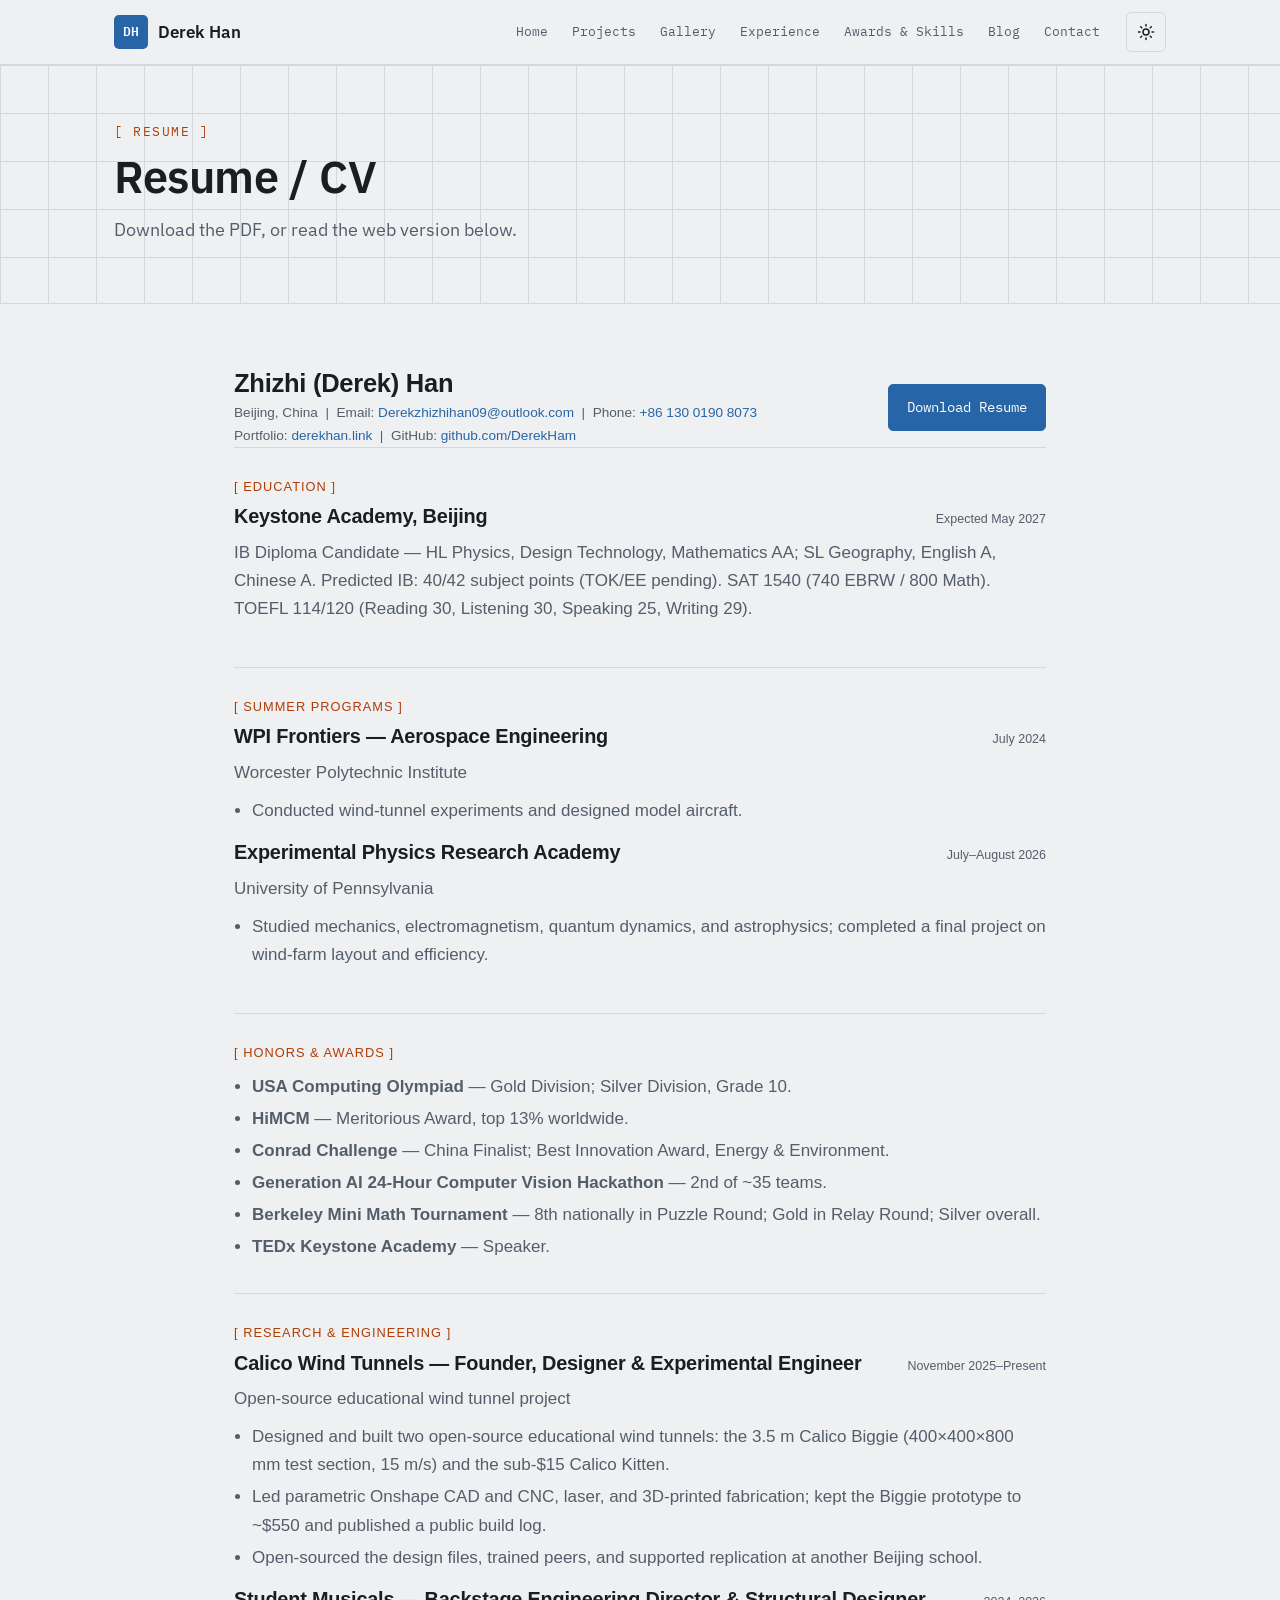
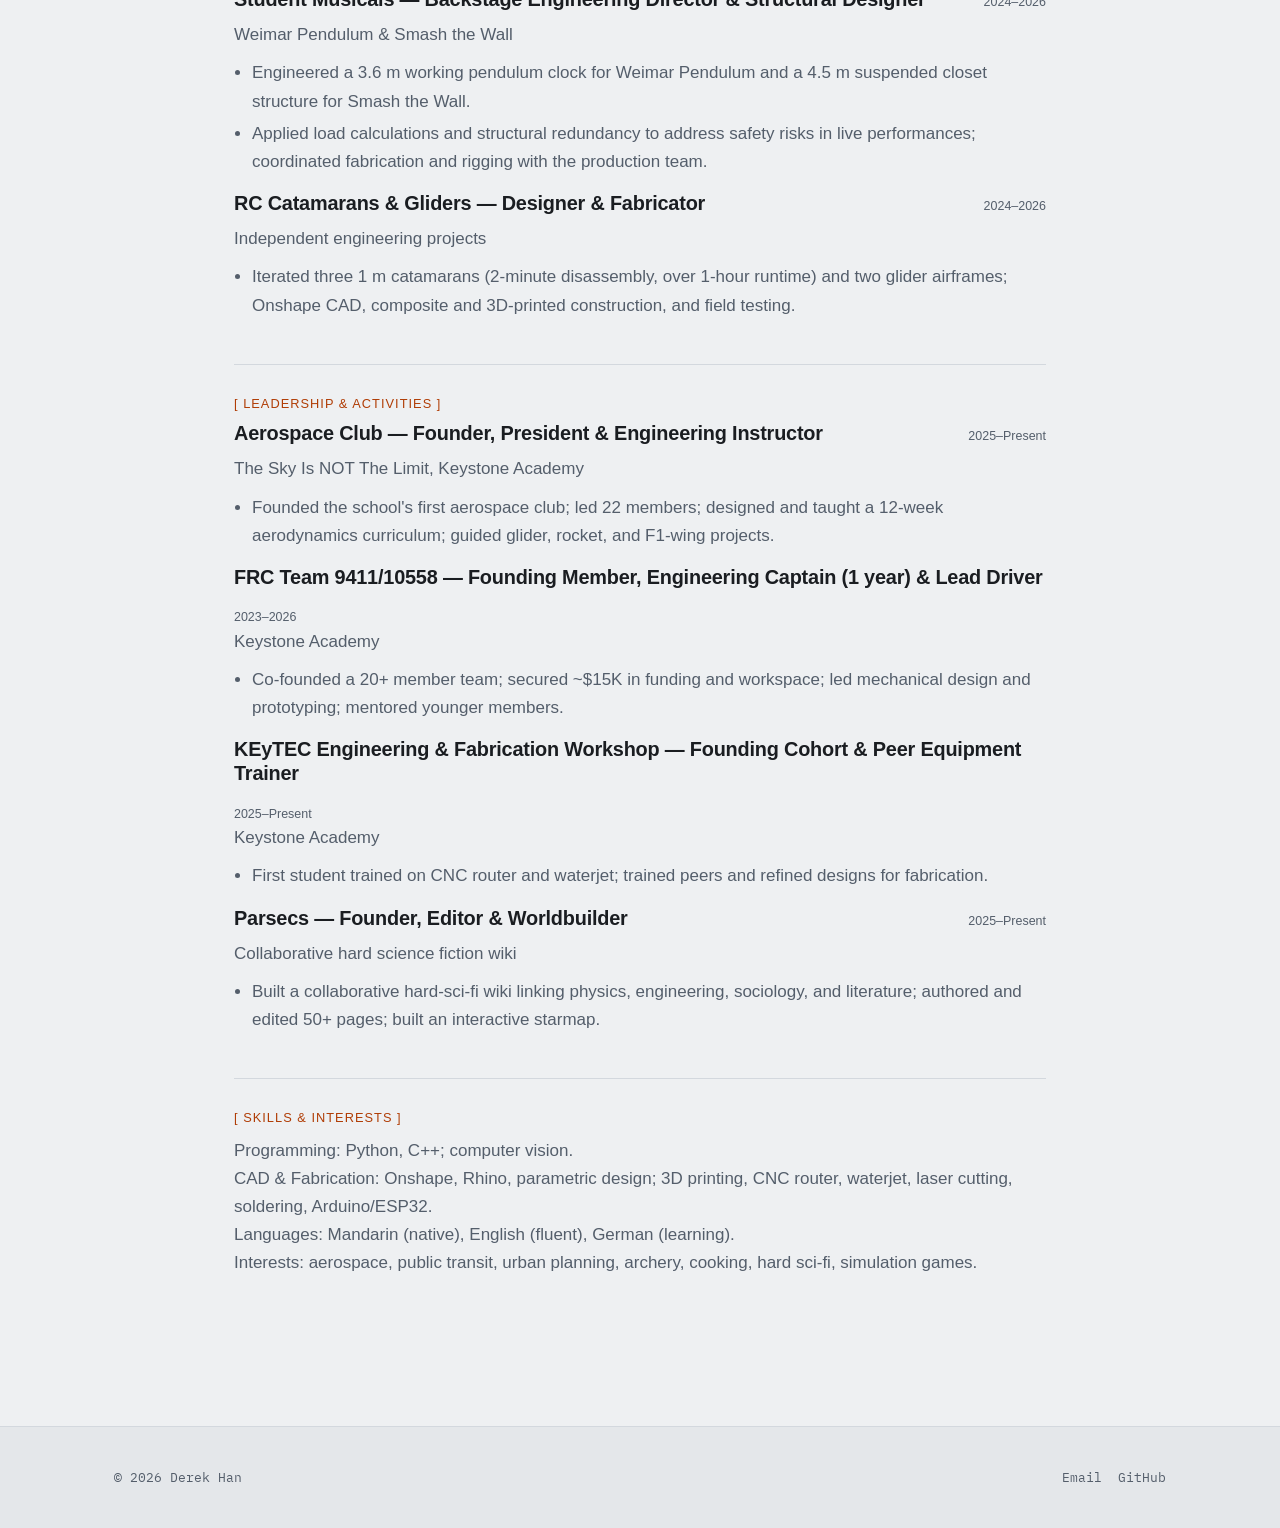
<file: resume.html>
<!DOCTYPE html>
<html lang="en">
<head>
  <meta charset="UTF-8" />
  <meta name="viewport" content="width=device-width, initial-scale=1" />
  <title>Resume — Derek Han</title>
  <meta name="description" content="Resume / CV of Derek Han." />
  <meta name="robots" content="noindex, nofollow" />
  <link rel="icon" href="favicon.svg" type="image/svg+xml" />
  <link rel="preconnect" href="https://fonts.googleapis.com" />
  <link rel="preconnect" href="https://fonts.gstatic.com" crossorigin />
  <link href="https://fonts.googleapis.com/css2?family=IBM+Plex+Mono:wght@400;500;600&family=IBM+Plex+Sans:wght@400;500;600;700&display=swap" rel="stylesheet" />
  <link rel="stylesheet" href="assets/css/style.css" />
  <script>
    (function () {
      try {
        var t = localStorage.getItem("theme");
        if (!t) t = window.matchMedia("(prefers-color-scheme: dark)").matches ? "dark" : "light";
        document.documentElement.setAttribute("data-theme", t);
      } catch (e) { document.documentElement.setAttribute("data-theme", "light"); }
    })();
  </script>
</head>
<body class="resume-page" data-page="resume">
  <a class="skip-link" href="#main">Skip to content</a>

  <header class="site-header">
    <div class="wrap header-inner">
      <a class="brand" href="index.html">
        <span class="brand-mark" data-bind="site.brandMark">DH</span>
        <span class="brand-name" data-bind="site.name">Derek Han</span>
      </a>
      <button class="nav-toggle" aria-expanded="false" aria-controls="site-nav" aria-label="Toggle navigation">
        <svg viewBox="0 0 24 24" width="18" height="18" fill="none" stroke="currentColor" stroke-width="2" stroke-linecap="round"><path d="M3 6h18M3 12h18M3 18h18"/></svg>
      </button>
      <nav id="site-nav" class="site-nav" aria-label="Primary">
        <a href="index.html">Home</a>
        <a href="projects.html">Projects</a>
        <a href="gallery.html">Gallery</a>
        <a href="experience.html">Experience</a>
        <a href="awards-skills.html">Awards &amp; Skills</a>
        <a href="blog.html">Blog</a>
        <a href="contact.html">Contact</a>
      </nav>
      <button class="theme-toggle" aria-label="Toggle dark mode" title="Toggle dark mode">
        <svg class="icon-sun" viewBox="0 0 24 24" fill="none" stroke="currentColor" stroke-width="2" stroke-linecap="round"><circle cx="12" cy="12" r="4"/><path d="M12 2v2M12 20v2M4.9 4.9l1.4 1.4M17.7 17.7l1.4 1.4M2 12h2M20 12h2M4.9 19.1l1.4-1.4M17.7 6.3l1.4-1.4"/></svg>
        <svg class="icon-moon" viewBox="0 0 24 24" fill="none" stroke="currentColor" stroke-width="2" stroke-linecap="round" stroke-linejoin="round"><path d="M21 12.8A9 9 0 1 1 11.2 3a7 7 0 0 0 9.8 9.8z"/></svg>
      </button>
    </div>
  </header>

  <main id="main">
    <div class="page-head">
      <div class="wrap">
        <span class="kicker">[ Resume ]</span>
        <h1>Resume / CV</h1>
        <p class="lead">Download the PDF, or read the web version below.</p>
      </div>
    </div>

    <section class="wrap reveal" style="max-width: 860px;">
      <div class="resume-head">
        <div>
          <h2 style="margin: 0 0 4px;" data-bind="name"></h2>
          <div class="resume-contact">
            <span data-bind="location"></span>
            &nbsp;|&nbsp; Email: <a data-bind="email" data-attrs="href:mailLink"></a>
            &nbsp;|&nbsp; Phone: <a data-bind="phone" data-attrs="href:phoneLink"></a>
            <br>
            Portfolio: <a data-bind="portfolio" data-attrs="href:portfolioLink"></a>
            &nbsp;|&nbsp; GitHub: <a href="#" data-social="github">github.com/DerekHam</a>
          </div>
        </div>
        <a class="btn btn--primary" data-attrs="href:pdf" download="Zhizhi_Han_Resume.pdf" data-resume-download title="Download the latest resume PDF">Download Resume</a>
      </div>

      <div class="resume-section">
        <span class="kicker">Education</span>
        <div data-list="education">
          <template>
            <div style="margin-bottom:16px;">
              <div class="entry-head">
                <h3 data-bind="school"></h3>
                <span class="when" data-bind="when"></span>
              </div>
              <div class="muted" data-bind="detail"></div>
            </div>
          </template>
        </div>
      </div>

      <div class="resume-section">
        <span class="kicker">Summer Programs</span>
        <div data-list="summer">
          <template>
            <div style="margin-bottom:16px;">
              <div class="entry-head">
                <h3 data-bind="title"></h3>
                <span class="when" data-bind="when"></span>
              </div>
              <div class="muted" data-bind="org"></div>
              <ul class="bullets" data-list="bullets">
                <template><li data-bind="."></li></template>
              </ul>
            </div>
          </template>
        </div>
      </div>

      <div class="resume-section">
        <span class="kicker">Honors &amp; Awards</span>
        <ul class="bullets resume-honors" data-list="honors">
          <template>
            <li><strong data-bind="title"></strong> &mdash; <span data-bind="detail"></span></li>
          </template>
        </ul>
      </div>

      <div class="resume-section">
        <span class="kicker">Research &amp; Engineering</span>
        <div data-list="experience">
          <template>
            <div style="margin-bottom:16px;">
              <div class="entry-head">
                <h3 data-bind="title"></h3>
                <span class="when" data-bind="when"></span>
              </div>
              <div class="muted" data-bind="org"></div>
              <ul class="bullets" data-list="bullets">
                <template><li data-bind="."></li></template>
              </ul>
            </div>
          </template>
        </div>
      </div>

      <div class="resume-section">
        <span class="kicker">Leadership &amp; Activities</span>
        <div data-list="activities">
          <template>
            <div style="margin-bottom:16px;">
              <div class="entry-head">
                <h3 data-bind="title"></h3>
                <span class="when" data-bind="when"></span>
              </div>
              <div class="muted" data-bind="org"></div>
              <ul class="bullets" data-list="bullets">
                <template><li data-bind="."></li></template>
              </ul>
            </div>
          </template>
        </div>
      </div>

      <div class="resume-section">
        <span class="kicker">Skills &amp; Interests</span>
        <p class="muted" data-bind="skills" data-html="true"></p>
      </div>
    </section>
  </main>

  <footer class="site-footer">
    <div class="wrap footer-inner">
      <span>&copy; <span id="year"></span> <span data-bind="site.name">Derek Han</span></span>
      <span class="footer-links">
        <a href="#" data-social="email">Email</a>
        <a href="#" data-social="github">GitHub</a>
      </span>
    </div>
  </footer>

  <script src="assets/js/main.js"></script>
  <script src="assets/js/render.js"></script>
</body>
</html>
</file>
<file: assets/css/style.css>
/* ==========================================================================
   Derek Han — Engineering Portfolio
   Design direction: Technical / Engineering
   ========================================================================== */

/* ---------- Theme tokens ---------- */
:root {
  --bg: #eef0f2;
  --bg-elev: #ffffff;
  --bg-sunken: #e4e7ea;
  --ink: #1a1d21;
  --muted: #545e6b;
  --line: #d3d8de;
  --line-strong: #b9c1ca;
  --accent: #2865a6;
  --accent-soft: rgba(40, 101, 166, 0.12);
  --accent-2: #b03d06;
  --accent-2-soft: rgba(176, 61, 6, 0.12);
  --shadow: 0 1px 2px rgba(16, 20, 26, 0.06), 0 8px 24px rgba(16, 20, 26, 0.05);
  --hero-tint: rgba(238, 240, 242, 0.68);

  /* Home page background photo + overlay. Raise the overlay to mute the image
     (helps the foreground stay legible); lower it to show more of the photo.
     Light mode uses a near-opaque light wash so dark text stays readable over
     the photo; dark mode keeps the photo prominent behind light text. */
  --home-overlay: 0.95;
  --home-overlay-color: 238, 240, 242;

  /* Body face. Candara ships with Windows and Microsoft Office; the fallbacks
     keep the page close to the same humanist look elsewhere. IBM Plex Sans is
     still loaded, so it covers machines without Candara/Segoe UI. */
  --font-sans: Candara, "Segoe UI", "Trebuchet MS", "IBM Plex Sans", system-ui, -apple-system, sans-serif;
  --font-mono: "IBM Plex Mono", ui-monospace, SFMono-Regular, Menlo, Consolas, monospace;

  --wrap: 1100px;
  --radius: 6px;
  --header-h: 64px;
}

[data-theme="dark"] {
  --bg: #0f1115;
  --bg-elev: #161a20;
  --bg-sunken: #0b0d10;
  --ink: #e6e8eb;
  --muted: #9aa4b2;
  --line: #262c34;
  --line-strong: #333b45;
  --accent: #5aa2e0;
  --accent-soft: rgba(90, 162, 224, 0.16);
  --accent-2: #ff7a3d;
  --accent-2-soft: rgba(255, 122, 61, 0.16);
  --shadow: 0 1px 2px rgba(0, 0, 0, 0.4), 0 12px 28px rgba(0, 0, 0, 0.35);
  --hero-tint: rgba(15, 17, 21, 0.8);
  --home-overlay: 0.45;
  --home-overlay-color: 0, 0, 0;
}

/* ---------- Reset ---------- */
*,
*::before,
*::after { box-sizing: border-box; }

html { scroll-behavior: smooth; }

body {
  margin: 0;
  font-family: var(--font-sans);
  font-size: 17px;
  line-height: 1.65;
  color: var(--ink);
  background: var(--bg);
  -webkit-font-smoothing: antialiased;
  text-rendering: optimizeLegibility;
}

img { max-width: 100%; display: block; }

a { color: var(--accent); text-decoration: none; }
a:hover { text-decoration: underline; }

h1, h2, h3, h4 { line-height: 1.2; margin: 0 0 0.5em; font-weight: 600; letter-spacing: -0.01em; }
p { margin: 0 0 1em; }

code, kbd, samp { font-family: var(--font-mono); }

::selection { background: var(--accent-soft); }

:focus-visible {
  outline: 2px solid var(--accent);
  outline-offset: 2px;
  border-radius: 3px;
}

.skip-link {
  position: absolute;
  left: -999px;
  top: 0;
  background: var(--accent);
  color: #fff;
  padding: 8px 14px;
  z-index: 200;
}
.skip-link:focus { left: 8px; top: 8px; }

/* ---------- Layout ---------- */
.wrap {
  width: 100%;
  max-width: var(--wrap);
  margin-inline: auto;
  padding-inline: 24px;
}

main { display: block; }

section { padding-block: 64px; }

.section-head { margin-bottom: 32px; }

.kicker {
  font-family: var(--font-mono);
  font-size: 0.8rem;
  letter-spacing: 0.12em;
  text-transform: uppercase;
  color: var(--accent-2);
  display: block;
  margin-bottom: 8px;
}

.section-head h2 { font-size: clamp(1.6rem, 3vw, 2.1rem); margin: 0; }

.rule {
  height: 1px;
  background: var(--line);
  border: 0;
  margin: 24px 0;
}

.lead { font-size: 1.15rem; color: var(--muted); max-width: 62ch; }
.muted { color: var(--muted); }

/* ---------- Header / nav ---------- */
.site-header {
  position: sticky;
  top: 0;
  z-index: 100;
  background: var(--bg);
  background: color-mix(in srgb, var(--bg) 88%, transparent);
  backdrop-filter: blur(10px);
  border-bottom: 1px solid var(--line);
}

.header-inner {
  height: var(--header-h);
  display: flex;
  align-items: center;
  gap: 16px;
}

.brand {
  display: flex;
  align-items: center;
  gap: 10px;
  color: var(--ink);
  font-weight: 600;
  margin-right: auto;
}
.brand:hover { text-decoration: none; }

.brand-mark {
  font-family: var(--font-mono);
  font-size: 0.8rem;
  font-weight: 600;
  color: #fff;
  background: var(--accent);
  width: 34px;
  height: 34px;
  display: grid;
  place-items: center;
  border-radius: 5px;
  letter-spacing: 0.02em;
}

.site-nav { display: flex; align-items: center; gap: 4px; }

.site-nav a {
  font-family: var(--font-mono);
  font-size: 0.82rem;
  color: var(--muted);
  padding: 8px 10px;
  border-radius: 4px;
  white-space: nowrap;
}
.site-nav a:hover { color: var(--ink); background: var(--bg-sunken); text-decoration: none; }
.site-nav a[aria-current="page"] { color: var(--accent); background: var(--accent-soft); }

.theme-toggle,
.nav-toggle {
  background: transparent;
  border: 1px solid var(--line);
  color: var(--ink);
  width: 40px;
  height: 40px;
  border-radius: 5px;
  cursor: pointer;
  display: grid;
  place-items: center;
  flex: none;
}
.theme-toggle:hover, .nav-toggle:hover { border-color: var(--line-strong); }

.nav-toggle { display: none; }
.theme-toggle svg { width: 18px; height: 18px; }
.theme-toggle .icon-moon { display: none; }
[data-theme="dark"] .theme-toggle .icon-sun { display: none; }
[data-theme="dark"] .theme-toggle .icon-moon { display: block; }

/* ---------- Hero ---------- */
.hero {
  position: relative;
  border-bottom: 1px solid var(--line);
  background: var(--bg);
  overflow: hidden;
}
.hero-banner {
  position: absolute;
  inset: 0;
  width: 100%;
  height: 100%;
  object-fit: cover;
  object-position: center;
  z-index: 0;
}
/* Blueprint grid, kept crisp on top of a tinted banner */
.hero::before {
  content: "";
  position: absolute;
  inset: 0;
  z-index: 1;
  pointer-events: none;
  background-image:
    linear-gradient(var(--line) 1px, transparent 1px),
    linear-gradient(90deg, var(--line) 1px, transparent 1px),
    linear-gradient(var(--hero-tint), var(--hero-tint));
  background-size: 48px 48px, 48px 48px, auto;
  background-position: center, center, center;
}
.hero::after {
  content: "";
  position: absolute;
  inset: 0;
  z-index: 2;
  background: linear-gradient(180deg, transparent 40%, var(--bg) 100%);
  pointer-events: none;
}
.hero .wrap { position: relative; z-index: 3; }

/* ---------- Home page background photo ----------
   Fixed behind the content; it starts at the bottom of the banner and drifts
   slower than the page (parallax) while showing the whole image. */
.home-bg {
  position: fixed;
  inset: 0;
  z-index: -1;
  overflow: hidden;
  pointer-events: none;
}
.home-bg-img {
  position: absolute;
  left: 0;
  right: 0;
  top: 0;
  aspect-ratio: 3024 / 4032; /* full image; JS drifts the whole thing */
  background: url("../bg/rainbow.jpeg") center top / cover no-repeat;
  will-change: transform;
}
/* Theme-colored wash over the photo — tweak via --home-overlay(-color) */
.home-bg::after {
  content: "";
  position: absolute;
  inset: 0;
  background: rgba(var(--home-overlay-color), var(--home-overlay));
}
.hero-inner { padding-block: 88px 72px; }

.hero-grid {
  display: grid;
  grid-template-columns: 1fr auto;
  gap: 48px;
  align-items: center;
}

.eyebrow {
  font-family: var(--font-mono);
  font-size: 0.82rem;
  letter-spacing: 0.12em;
  text-transform: uppercase;
  color: var(--accent);
  margin-bottom: 16px;
  display: inline-flex;
  align-items: center;
  gap: 8px;
}
.eyebrow::before { content: ""; width: 28px; height: 1px; background: var(--accent); }

.hero h1 {
  font-size: clamp(2.2rem, 5.5vw, 3.6rem);
  margin: 0 0 16px;
}
.hero .lead { font-size: 1.2rem; }

.hero-actions { display: flex; flex-wrap: wrap; gap: 12px; margin-top: 28px; }

/* Portrait pinned to the right edge of the window. The photo keeps square
   corners on the right so it sits flush against the viewport; the speech
   bubble overlaps its top edge for the pop-out. */
.portrait {
  position: relative;
  justify-self: end;
  width: 240px;
  height: 240px;
  transform: translateX(24px);
}

@media (min-width: 1100px) {
  .portrait {
    transform: translateX(calc(50vw - var(--wrap) / 2 + 24px));
  }
}

.avatar {
  width: 100%;
  height: 100%;
  object-fit: cover;
  border-radius: 8px 0 0 8px;
  border: 1px solid var(--line);
  border-right: 0;
  background: var(--bg-elev);
  box-shadow: var(--shadow);
}

/* Fun speech bubble that pops out over the photo's top edge. Text comes from
   data/home.json ("photoNote"); set it to "" to hide the bubble. */
.photo-note {
  position: absolute;
  right: 20px;
  bottom: calc(100% - 30px);
  z-index: 3;
  width: max-content;
  max-width: 260px;
  margin: 0;
  padding: 11px 15px 12px;
  background: var(--accent);
  color: var(--bg);
  font-family: var(--font-mono);
  font-size: 0.8rem;
  font-weight: 600;
  line-height: 1.45;
  border-radius: 12px;
  box-shadow: 5px 5px 0 rgba(0, 0, 0, 0.3);
  transform: rotate(-2deg);
  transform-origin: 90% 100%;
  animation: photo-note-pop 0.55s cubic-bezier(0.2, 1.5, 0.4, 1) both;
  animation-delay: 0.45s;
}
.photo-note:empty { display: none; }
.photo-note a {
  color: inherit;
  text-decoration: underline;
  text-decoration-thickness: 1px;
  text-underline-offset: 2px;
}
.photo-note a:hover { text-decoration-thickness: 2px; }
.photo-note a:focus-visible {
  outline: 2px solid var(--bg);
  outline-offset: 2px;
  border-radius: 2px;
}
.photo-note::after {
  content: "";
  position: absolute;
  right: 24px;
  bottom: -7px;
  z-index: -1;
  width: 16px;
  height: 16px;
  background: inherit;
  border-radius: 3px;
  transform: rotate(45deg);
}

@keyframes photo-note-pop {
  0% { opacity: 0; transform: translateY(10px) scale(0.75) rotate(-7deg); }
  60% { opacity: 1; }
  100% { opacity: 1; transform: translateY(0) scale(1) rotate(-2deg); }
}

/* ---------- Buttons ---------- */
.btn {
  display: inline-flex;
  align-items: center;
  gap: 8px;
  font-family: var(--font-mono);
  font-size: 0.85rem;
  padding: 11px 18px;
  border-radius: 5px;
  border: 1px solid var(--line-strong);
  background: var(--bg-elev);
  color: var(--ink);
  cursor: pointer;
  transition: transform 0.12s ease, border-color 0.12s ease, background 0.12s ease;
}
.btn:hover { text-decoration: none; border-color: var(--accent); transform: translateY(-1px); }
.btn--primary { background: var(--accent); border-color: var(--accent); color: #fff; }
.btn--primary:hover { color: #fff; }
.btn--ghost { background: transparent; }

/* ---------- Cards & grids ---------- */
.grid { display: grid; gap: 22px; }
.grid--2 { grid-template-columns: repeat(2, minmax(0, 1fr)); }
.grid--3 { grid-template-columns: repeat(3, minmax(0, 1fr)); }

.card {
  background: var(--bg-elev);
  border: 1px solid var(--line);
  border-radius: var(--radius);
  overflow: hidden;
  transition: transform 0.15s ease, box-shadow 0.15s ease, border-color 0.15s ease;
  display: flex;
  flex-direction: column;
}
.card:hover { transform: translateY(-3px); box-shadow: var(--shadow); border-color: var(--line-strong); }

.card-media {
  aspect-ratio: 16 / 10;
  background: var(--bg-sunken);
  border-bottom: 1px solid var(--line);
  overflow: hidden;
}
.card-media img { width: 100%; height: 100%; object-fit: cover; }

.card-body { padding: 18px 20px 22px; display: flex; flex-direction: column; flex: 1; }

.card-meta {
  font-family: var(--font-mono);
  font-size: 0.74rem;
  letter-spacing: 0.04em;
  color: var(--muted);
  display: flex;
  flex-wrap: wrap;
  gap: 8px;
  align-items: center;
  margin-bottom: 10px;
}
.card-meta .dot { color: var(--line-strong); }

.card-title { font-size: 1.15rem; margin: 0 0 8px; }
.card-title a { color: var(--ink); }
.card-title a:hover { color: var(--accent); text-decoration: none; }

.card p { color: var(--muted); font-size: 0.95rem; margin: 0 0 14px; }
.card .card-foot { margin-top: auto; }

/* ---------- Tags ---------- */
.tags { display: flex; flex-wrap: wrap; gap: 6px; }
.tag {
  font-family: var(--font-mono);
  font-size: 0.7rem;
  padding: 3px 8px;
  border-radius: 999px;
  background: var(--accent-soft);
  color: var(--accent);
  border: 1px solid transparent;
  white-space: nowrap;
}
.tag--accent2 { background: var(--accent-2-soft); color: var(--accent-2); }

/* ---------- Filter bar ---------- */
.filter-bar {
  display: flex;
  flex-wrap: wrap;
  gap: 8px;
  margin-bottom: 28px;
}
.filter-btn {
  font-family: var(--font-mono);
  font-size: 0.78rem;
  padding: 7px 13px;
  border-radius: 999px;
  border: 1px solid var(--line);
  background: var(--bg-elev);
  color: var(--muted);
  cursor: pointer;
}
.filter-btn:hover { border-color: var(--line-strong); color: var(--ink); }
.filter-btn[aria-pressed="true"] {
  background: var(--accent);
  border-color: var(--accent);
  color: #fff;
}


.empty-state {
  border: 1px dashed var(--line-strong);
  border-radius: var(--radius);
  padding: 40px 24px;
  text-align: center;
  color: var(--muted);
  font-family: var(--font-mono);
  font-size: 0.9rem;
  background: var(--bg-elev);
}

/* Links whose bound href was empty (e.g. a plain-text contact row) */
.no-link {
  color: var(--muted) !important;
  text-decoration: none;
  pointer-events: none;
}

/* Shown when content JSON cannot be loaded (e.g. opened without a server) */
.content-error {
  max-width: var(--wrap);
  margin: 24px auto;
  padding: 16px 20px;
  border: 1px solid var(--accent-2);
  background: var(--accent-2-soft);
  border-radius: var(--radius);
  font-size: 0.9rem;
}
.content-error code {
  background: var(--bg-sunken);
  padding: 1px 5px;
  border-radius: 3px;
}

/* ---------- Timeline (experience) ---------- */
.timeline { list-style: none; margin: 0; padding: 0; border-left: 1px solid var(--line); }
.timeline > li { position: relative; padding: 0 0 36px 28px; }
.timeline > li::before {
  content: "";
  position: absolute;
  left: -5px;
  top: 8px;
  width: 9px;
  height: 9px;
  border-radius: 50%;
  background: var(--accent);
  border: 2px solid var(--bg);
}
.timeline h3 { margin: 0 0 4px; font-size: 1.15rem; }

.entry-head {
  display: flex;
  flex-wrap: wrap;
  align-items: baseline;
  justify-content: space-between;
  gap: 8px;
}
.entry-head .when { font-family: var(--font-mono); font-size: 0.78rem; color: var(--muted); }

.bullets { margin: 10px 0 0; padding-left: 18px; color: var(--muted); }
.bullets li { margin-bottom: 4px; }

.entry-links { display: flex; flex-wrap: wrap; gap: 8px; margin-top: 12px; }
.entry-links:not(:has(a)) { display: none; }
.entry-links .btn { padding: 5px 12px; font-size: 0.78rem; }

/* ---------- Skills ---------- */
.skill-group { margin-bottom: 26px; }
.skill-group h3 {
  font-family: var(--font-mono);
  font-size: 0.82rem;
  letter-spacing: 0.06em;
  text-transform: uppercase;
  color: var(--muted);
  margin: 0 0 12px;
}
.skill-list { display: flex; flex-wrap: wrap; gap: 8px; }
.chip {
  font-family: var(--font-mono);
  font-size: 0.82rem;
  padding: 6px 12px;
  border: 1px solid var(--line);
  border-radius: 4px;
  background: var(--bg-elev);
}

/* ---------- Resume ---------- */
.resume-head {
  display: flex;
  flex-wrap: wrap;
  align-items: center;
  justify-content: space-between;
  gap: 16px;
}
.resume-contact { font-family: var(--font-mono); font-size: 0.85rem; color: var(--muted); }
.resume-contact a { color: var(--accent); }
.resume-section { padding-block: 28px; border-top: 1px solid var(--line); }

/* ---------- Prose / article ---------- */
.prose { max-width: 72ch; }
.prose h2 { margin-top: 1.4em; font-size: 1.4rem; }
.prose h3 { margin-top: 1.2em; font-size: 1.15rem; }
.prose ul { padding-left: 20px; }
.prose img { border-radius: var(--radius); border: 1px solid var(--line); margin: 1em 0; }
.prose code {
  background: var(--bg-sunken);
  padding: 0.15em 0.4em;
  border-radius: 4px;
  font-size: 0.88em;
}

/* ---------- Contact ---------- */
.contact-list { list-style: none; padding: 0; margin: 0; }
.contact-list li {
  display: flex;
  gap: 16px;
  padding: 18px 0;
  border-bottom: 1px solid var(--line);
}
.contact-list .label {
  font-family: var(--font-mono);
  font-size: 0.78rem;
  text-transform: uppercase;
  letter-spacing: 0.08em;
  color: var(--muted);
  min-width: 120px;
  padding-top: 4px;
}

/* ---------- Blog ---------- */
.post-list { list-style: none; padding: 0; margin: 0; }
.post-list li { padding: 20px 0; border-bottom: 1px solid var(--line); }
.post-list h3 { margin: 0 0 4px; }
.post-list time { font-family: var(--font-mono); font-size: 0.76rem; color: var(--muted); }

/* ---------- Page header ---------- */
.page-head {
  border-bottom: 1px solid var(--line);
  padding-block: 56px 40px;
  background-image:
    linear-gradient(var(--line) 1px, transparent 1px),
    linear-gradient(90deg, var(--line) 1px, transparent 1px);
  background-size: 48px 48px;
}
.page-head h1 { font-size: clamp(1.9rem, 4vw, 2.8rem); margin: 0 0 10px; }

/* ---------- Footer ---------- */
.site-footer {
  border-top: 1px solid var(--line);
  padding-block: 40px;
  margin-top: 40px;
  background: var(--bg-sunken);
}
.footer-inner {
  display: flex;
  flex-wrap: wrap;
  gap: 16px;
  justify-content: space-between;
  align-items: center;
  font-family: var(--font-mono);
  font-size: 0.8rem;
  color: var(--muted);
}
.footer-links { display: flex; flex-wrap: wrap; gap: 16px; }
.footer-links a { color: var(--muted); }
.footer-links a:hover { color: var(--accent); }

/* ---------- Scroll reveal ---------- */
.reveal { opacity: 0; transform: translateY(16px); transition: opacity 0.5s ease, transform 0.5s ease; }
.reveal.is-visible { opacity: 1; transform: none; }

@media (prefers-reduced-motion: reduce) {
  html { scroll-behavior: auto; }
  .reveal { opacity: 1; transform: none; transition: none; }
  .card, .btn { transition: none; }
}

/* ---------- Responsive ---------- */
@media (max-width: 880px) {
  .nav-toggle { display: grid; }
  .site-nav {
    position: absolute;
    top: var(--header-h);
    left: 0;
    right: 0;
    flex-direction: column;
    align-items: stretch;
    gap: 0;
    background: var(--bg-elev);
    border-bottom: 1px solid var(--line);
    padding: 8px;
    display: none;
  }
  .site-nav.is-open { display: flex; }
  .site-nav a { padding: 12px 14px; font-size: 0.9rem; }
}

@media (max-width: 860px) {
  .hero-grid { grid-template-columns: 1fr; }
  .portrait { width: 170px; height: 170px; order: -1; transform: translateX(24px); }
  .photo-note {
    right: 8px;
    bottom: calc(100% - 22px);
    width: min(240px, 62vw);
    max-width: none;
  }
  .grid--3 { grid-template-columns: repeat(2, minmax(0, 1fr)); }
}

@media (prefers-reduced-motion: reduce) {
  .photo-note { animation: none; }
}

@media (max-width: 720px) {
  .grid--3, .grid--2 { grid-template-columns: 1fr; }
  section { padding-block: 48px; }
  .hero-inner { padding-block: 64px 52px; }
  .contact-list li { flex-direction: column; gap: 4px; }
  .contact-list .label { min-width: 0; }
}

/* ---------- Project image gallery (horizontal slider) ---------- */
.project-gallery-wrap {
  position: relative;
  margin: 0 0 26px;
}
.project-gallery {
  display: flex;
  gap: 14px;
  overflow-x: auto;
  scroll-snap-type: x mandatory;
  scroll-behavior: smooth;
  padding-bottom: 10px;
  -webkit-overflow-scrolling: touch;
  scrollbar-width: thin;
  scrollbar-color: var(--line-strong) transparent;
}
.project-gallery::-webkit-scrollbar { height: 8px; }
.project-gallery::-webkit-scrollbar-track { background: transparent; }
.project-gallery::-webkit-scrollbar-thumb { background: var(--line-strong); border-radius: 999px; }

.project-figure {
  flex: 0 0 auto;
  width: min(420px, 78%);
  margin: 0;
  scroll-snap-align: start;
}
.project-figure > img {
  width: 100%;
  height: auto;
  margin: 0;
  aspect-ratio: 1 / 1;
  object-fit: cover;
  border: 1px solid var(--line);
  border-radius: var(--radius);
  cursor: zoom-in;
  transition: transform 0.15s ease, border-color 0.15s ease;
}
.project-figure > img:hover { transform: translateY(-2px); border-color: var(--line-strong); }
.project-figure figcaption {
  font-family: var(--font-mono);
  font-size: 0.76rem;
  color: var(--muted);
  margin-top: 8px;
  text-align: center;
}

/* One image: no slider, just full width */
.project-gallery--single { display: block; overflow: visible; }
.project-gallery--single .project-figure { width: 100%; }
.project-gallery--single .project-figure > img {
  height: auto;
  aspect-ratio: auto;
  max-height: 520px;
  object-fit: contain;
  background: var(--bg-sunken);
}

/* ---------- Videos (project slider + gallery) ---------- */
.video-embed {
  position: relative;
  display: block;
  width: 100%;
  aspect-ratio: 16 / 9;
  padding: 0;
  border: 1px solid var(--line);
  border-radius: var(--radius);
  overflow: hidden;
  background: #000;
  cursor: pointer;
}
.video-embed img {
  width: 100%;
  height: 100%;
  object-fit: cover;
  opacity: 0.9;
  transition: opacity 0.15s ease, transform 0.15s ease;
}
.video-embed:hover img { opacity: 1; transform: scale(1.03); }
.video-play {
  position: absolute;
  inset: 0;
  display: grid;
  place-items: center;
  pointer-events: none;
}
.video-play::before {
  content: "";
  width: 62px;
  height: 62px;
  border-radius: 50%;
  background: rgba(10, 12, 15, 0.55);
  border: 2px solid rgba(255, 255, 255, 0.9);
}
.video-play::after {
  content: "";
  position: absolute;
  top: 50%;
  left: 50%;
  transform: translate(-40%, -50%);
  border-style: solid;
  border-width: 11px 0 11px 18px;
  border-color: transparent transparent transparent #fff;
}
.video-frame {
  position: relative;
  width: 100%;
  aspect-ratio: 16 / 9;
  border: 1px solid var(--line);
  border-radius: var(--radius);
  overflow: hidden;
  background: #000;
}
.video-frame iframe,
.lightbox-video iframe {
  width: 100%;
  height: 100%;
  border: 0;
  display: block;
}
/* Vertical video (Instagram reels) keeps its 9:16 shape instead of 16:9. */
.video-frame.is-portrait { aspect-ratio: 9 / 16; max-width: 420px; }

/* ---------- Media loading / error overlays ---------- */
.media-status {
  position: absolute;
  inset: 0;
  z-index: 3;
  display: flex;
  flex-direction: column;
  align-items: center;
  justify-content: center;
  gap: 8px;
  padding: 16px;
  background: rgba(10, 12, 15, 0.58);
  color: #fff;
  font-family: var(--font-mono);
  font-size: 0.76rem;
  line-height: 1.5;
  text-align: center;
}
.media-status[hidden] { display: none; }
.media-status.is-error { background: rgba(10, 12, 15, 0.8); }
.media-spinner {
  width: 26px;
  height: 26px;
  border: 2px solid rgba(255, 255, 255, 0.24);
  border-top-color: #fff;
  border-radius: 50%;
  animation: media-spin 0.8s linear infinite;
}
.media-status.is-error .media-spinner,
.media-status[hidden] .media-spinner { display: none; }
.media-status-link {
  color: #fff;
  font-size: 0.76rem;
  text-decoration: underline;
  text-underline-offset: 2px;
}
.media-status-note { opacity: 0.75; font-size: 0.7rem; }
@keyframes media-spin { to { transform: rotate(360deg); } }
@media (prefers-reduced-motion: reduce) {
  .media-spinner { animation-duration: 2.4s; }
}

/* ---------- Embedded pages (e.g. an interactive map) ---------- */
.project-figure--embed { flex: 1 1 100%; width: 100%; max-width: none; }
.project-embed {
  width: 100%;
  height: 80vh;
  min-height: 460px;
  border: 1px solid var(--line);
  border-radius: var(--radius);
  background: var(--bg-sunken);
  display: block;
}
.project-gallery--single .project-figure--embed { width: 100%; }
.gallery-item--embed { grid-column: 1 / -1; aspect-ratio: 16 / 9; }
.gallery-item--embed iframe { width: 100%; height: 100%; border: 0; display: block; }
/* Embeds have no hover state of their own; keep their caption visible and let
   clicks through to the frame. */
.gallery-item--embed .gallery-cap { opacity: 1; pointer-events: none; }

/* ---------- Project page layout (write-up + sidebar) ---------- */
.project-layout {
  display: grid;
  grid-template-columns: minmax(0, 1fr) 300px;
  gap: 40px;
  align-items: start;
}

.project-sidebar {
  position: sticky;
  top: calc(var(--header-h) + 24px);
  max-height: calc(100vh - var(--header-h) - 48px);
  overflow-y: auto;
  display: flex;
  flex-direction: column;
  gap: 20px;
}

.sidebar-card,
.sidebar-block {
  background: var(--bg-elev);
  border: 1px solid var(--line);
  border-radius: var(--radius);
  padding: 18px;
}
.sidebar-thumb {
  display: block;
  width: 100%;
  height: auto;
  border-radius: var(--radius);
  border: 1px solid var(--line);
  margin-bottom: 14px;
}
.sidebar-title {
  font-family: var(--font-mono);
  font-size: 0.78rem;
  letter-spacing: 0.08em;
  text-transform: uppercase;
  color: var(--accent-2);
  margin: 0 0 12px;
}
.sidebar-meta { margin: 0; }
.sidebar-meta dt {
  font-family: var(--font-mono);
  font-size: 0.72rem;
  text-transform: uppercase;
  letter-spacing: 0.06em;
  color: var(--muted);
  margin-top: 12px;
}
.sidebar-meta dt:first-child { margin-top: 0; }
.sidebar-meta dd { margin: 4px 0 0; }

.toc-list { list-style: none; margin: 0; padding: 0; }
.toc-list a {
  display: block;
  font-size: 0.9rem;
  color: var(--muted);
  padding: 4px 0;
  text-decoration: none;
}
.toc-list a:hover { color: var(--accent); }
.toc-list .toc-sub a { padding-left: 14px; font-size: 0.84rem; }

.highlight-grid {
  display: grid;
  grid-template-columns: repeat(2, minmax(0, 1fr));
  gap: 8px;
}
.highlight-item {
  position: relative;
  aspect-ratio: 1 / 1;
  padding: 0;
  border: 1px solid var(--line);
  border-radius: var(--radius);
  overflow: hidden;
  background: var(--bg-sunken);
  cursor: zoom-in;
}
.highlight-item img { width: 100%; height: 100%; object-fit: cover; display: block; }
.highlight-item .video-play::before { width: 40px; height: 40px; }
.highlight-item .video-play::after { border-width: 8px 0 8px 13px; }

/* Anchor jumps clear the sticky header */
.prose :is(h2, h3) { scroll-margin-top: calc(var(--header-h) + 24px); }

@media (max-width: 900px) {
  .project-layout { grid-template-columns: 1fr; }
  .project-sidebar { position: static; max-height: none; overflow: visible; }
}

/* Slider arrows */
.project-gallery-nav {
  position: absolute;
  top: 50%;
  transform: translateY(-50%);
  width: 40px;
  height: 40px;
  display: grid;
  place-items: center;
  border: 1px solid var(--line);
  border-radius: 50%;
  background: var(--bg-elev);
  color: var(--ink);
  font-size: 1.3rem;
  line-height: 1;
  cursor: pointer;
  box-shadow: var(--shadow);
  z-index: 2;
}
.project-gallery-nav:hover { border-color: var(--line-strong); }
.project-gallery-nav[hidden] { display: none; }
.gallery-prev { left: -6px; }
.gallery-next { right: -6px; }

@media (max-width: 720px) {
  .project-figure { width: 82%; }
  .gallery-prev { left: 2px; }
  .gallery-next { right: 2px; }
}

/* ---------- Project PDF export ---------- */
.project-head-bar {
  display: flex;
  align-items: center;
  justify-content: space-between;
  gap: 16px;
  flex-wrap: wrap;
  margin-bottom: 12px;
}
.project-head-actions {
  display: flex;
  flex-wrap: wrap;
  align-items: center;
  gap: 8px;
}
.projects-export { margin-top: 20px; }
.project-export-btn { padding: 9px 14px; font-size: 0.8rem; }
.project-export-btn[hidden] { display: none; }
.project-export-btn:disabled { opacity: 0.65; cursor: progress; transform: none; }
.project-export-btn svg { flex: none; }

/* Off-screen host for the print document. It stays rendered (not display:none)
   so html2canvas can measure it. */
.pdf-export-host {
  position: absolute;
  left: -20000px;
  top: 0;
  width: 695px; /* A4 width minus the PDF's 13 mm side margins */
  pointer-events: none;
  background: #ffffff;
}

/* A light, self-contained version of the site's design tokens. The PDF is
   always light-mode and uses the same fonts, accent colors and type scale. */
.pdf-doc {
  --bg: #ffffff;
  --bg-elev: #ffffff;
  --bg-sunken: #f1f3f5;
  --ink: #1a1d21;
  --muted: #545e6b;
  --line: #d3d8de;
  --line-strong: #b9c1ca;
  --accent: #2865a6;
  --accent-soft: rgba(40, 101, 166, 0.12);
  --accent-2: #b03d06;
  --accent-2-soft: rgba(176, 61, 6, 0.12);

  width: 695px;
  box-sizing: border-box;
  padding: 0;
  background: #ffffff;
  color: var(--ink);
  font-family: var(--font-sans);
  font-size: 14px;
  line-height: 1.55;
  -webkit-font-smoothing: auto;
  text-rendering: auto;
}

.pdf-brand { display: flex; align-items: center; gap: 9px; margin: 0 0 18px; }
.pdf-brand-mark {
  width: 30px;
  height: 30px;
  display: grid;
  place-items: center;
  border-radius: 4px;
  background: var(--accent);
  color: #fff;
  font-family: var(--font-mono);
  font-size: 11px;
  font-weight: 600;
  letter-spacing: 0.02em;
}
.pdf-brand-name { font-weight: 600; font-size: 16px; color: var(--ink); }

.pdf-head {
  border-bottom: 2px solid var(--line);
  padding-bottom: 16px;
  margin: 0 0 18px;
  break-inside: avoid;
  page-break-inside: avoid;
}
.pdf-kicker {
  font-family: var(--font-mono);
  font-size: 10px;
  letter-spacing: 0.14em;
  text-transform: uppercase;
  color: var(--accent-2);
  margin: 0 0 6px;
}
.pdf-title {
  font-size: 30px;
  line-height: 1.12;
  letter-spacing: -0.015em;
  margin: 0 0 10px;
  color: var(--ink);
}
.pdf-meta {
  display: flex;
  flex-wrap: wrap;
  align-items: center;
  gap: 6px 10px;
  margin: 0 0 10px;
  font-family: var(--font-mono);
  font-size: 11px;
  color: var(--muted);
}
.pdf-meta .tag { font-size: 10px; padding: 2px 7px; }
.pdf-summary { max-width: 62ch; margin: 0; color: var(--muted); font-size: 14px; }

/* Each project in a multi-project export starts on a fresh page. The small
   padding keeps sub-pixel page rounding from leaving a sliver of the next
   project's header at the bottom of the previous page. */
.pdf-project--new-page {
  break-before: page;
  page-break-before: always;
  padding-top: 10px;
}

.pdf-section { margin: 0 0 24px; padding: 0; }
.pdf-section-title {
  font-family: var(--font-mono);
  font-size: 11px;
  letter-spacing: 0.1em;
  text-transform: uppercase;
  color: var(--accent-2);
  margin: 0 0 10px;
  padding-bottom: 6px;
  border-bottom: 1px solid var(--line);
  break-after: avoid;
  page-break-after: avoid;
}

.pdf-prose { max-width: none; font-size: 14px; line-height: 1.55; }
.pdf-prose h2 { font-size: 19px; margin: 18px 0 6px; }
.pdf-prose h3 { font-size: 16px; margin: 16px 0 5px; }
.pdf-prose p {
  margin: 0 0 9px;
  break-inside: avoid;
  page-break-inside: avoid;
}
.pdf-prose ul,
.pdf-prose ol { margin: 6px 0 10px; padding-left: 20px; }
.pdf-prose li {
  margin-bottom: 4px;
  break-inside: avoid;
  page-break-inside: avoid;
}
.pdf-prose img {
  width: auto;
  max-width: 100%;
  max-height: 220px;
  margin: 8px 0;
  border: 1px solid var(--line);
  border-radius: 4px;
  object-fit: contain;
}
.pdf-prose code {
  padding: 1px 4px;
  border-radius: 3px;
  background: var(--bg-sunken);
  font-size: 0.9em;
}

/* Compact image rows: three per row, two for a pair, full-width for one. */
.pdf-media { display: block; }
.pdf-media-row {
  display: grid;
  grid-template-columns: repeat(4, minmax(0, 1fr));
  align-items: start;
  gap: 10px;
  margin: 0 0 10px;
  break-inside: avoid;
  page-break-inside: avoid;
}
.pdf-media-row:last-child { margin-bottom: 0; }
.pdf-media--pair .pdf-media-row { grid-template-columns: repeat(2, minmax(0, 1fr)); }
.pdf-media--single .pdf-media-row { grid-template-columns: 1fr; }
.pdf-media-item {
  margin: 0;
  break-inside: avoid;
  page-break-inside: avoid;
}
.pdf-thumb {
  position: relative;
  display: block;
  overflow: hidden;
  border: 1px solid var(--line);
  border-radius: 4px;
  background: var(--bg-sunken);
  color: var(--muted);
  text-decoration: none;
}
/* Keep each image at its own aspect ratio — no cropping and no stretching. */
.pdf-thumb img { display: block; width: 100%; height: auto; }
.pdf-media--single .pdf-thumb {
  display: flex;
  align-items: center;
  justify-content: center;
  max-height: 520px;
}
.pdf-media--single .pdf-thumb img {
  width: auto;
  height: auto;
  max-width: 100%;
  max-height: 520px;
  object-fit: contain;
}
.pdf-thumb--empty {
  display: flex;
  flex-direction: column;
  align-items: center;
  justify-content: center;
  gap: 4px;
  min-height: 110px;
  background-color: var(--bg-sunken);
  background-image: repeating-linear-gradient(135deg, rgba(40, 101, 166, 0.06) 0 10px, transparent 10px 20px);
}
.pdf-thumb--embed {
  display: flex;
  flex-direction: column;
  align-items: center;
  justify-content: center;
  gap: 4px;
  min-height: 110px;
  border-style: dashed;
}
/* When a screenshot of the embedded page is available, show it like a real
   preview; the placeholder label/address only appear if the shot is missing. */
.pdf-thumb--embed-shot { border-style: solid; }
.pdf-thumb--embed-shot .pdf-thumb-label,
.pdf-thumb--embed-shot .pdf-thumb-url { display: none; }
/* A single embed preview reads better edge-to-edge than letterboxed. */
.pdf-media--single .pdf-thumb--embed-shot { display: block; max-height: none; }
.pdf-media--single .pdf-thumb--embed-shot img {
  width: 100%;
  height: auto;
  max-height: none;
  object-fit: contain;
}
.pdf-embed-badge {
  position: absolute;
  top: 6px;
  left: 6px;
  padding: 2px 6px;
  border-radius: 3px;
  background: rgba(10, 12, 15, 0.68);
  color: #fff;
  font-family: var(--font-mono);
  font-size: 8px;
  letter-spacing: 0.06em;
  text-transform: uppercase;
}
/* Without a screenshot, fall back to a compact banner with the address. */
.pdf-media--single .pdf-thumb--embed {
  aspect-ratio: auto;
  min-height: 120px;
  max-height: none;
  gap: 6px;
}
.pdf-thumb-label {
  padding: 0 8px;
  font-family: var(--font-mono);
  font-size: 9.5px;
  letter-spacing: 0.06em;
  text-transform: uppercase;
  color: var(--muted);
  text-align: center;
}
.pdf-thumb--embed .pdf-thumb-label { color: var(--accent); }
.pdf-thumb-url {
  max-width: 100%;
  padding: 0 10px;
  overflow-wrap: anywhere;
  font-family: var(--font-mono);
  font-size: 8.5px;
  color: var(--muted);
  text-align: center;
}
.pdf-media-item figcaption {
  margin-top: 5px;
  font-family: var(--font-mono);
  font-size: 9.5px;
  line-height: 1.35;
  color: var(--muted);
}
.pdf-media-note { opacity: 0.8; }

.pdf-play {
  position: absolute;
  inset: 0;
  display: grid;
  place-items: center;
  pointer-events: none;
}
.pdf-play::before {
  content: "";
  width: 38px;
  height: 38px;
  border-radius: 50%;
  background: rgba(10, 12, 15, 0.55);
  border: 2px solid rgba(255, 255, 255, 0.9);
}
.pdf-play::after {
  content: "";
  position: absolute;
  top: 50%;
  left: 50%;
  transform: translate(-40%, -50%);
  border-style: solid;
  border-width: 7px 0 7px 11px;
  border-color: transparent transparent transparent #fff;
}

.pdf-link-list {
  display: grid;
  gap: 6px;
  margin: 0;
  padding: 0;
  list-style: none;
}
.pdf-link-list li {
  font-size: 13px;
  break-inside: avoid;
  page-break-inside: avoid;
}
.pdf-link-list a {
  display: flex;
  flex-wrap: wrap;
  align-items: baseline;
  gap: 4px 10px;
  color: var(--accent);
  text-decoration: none;
}
.pdf-link-label {
  font-weight: 500;
  text-decoration: underline;
  text-decoration-thickness: 1px;
  text-underline-offset: 2px;
}
.pdf-link-url {
  font-family: var(--font-mono);
  font-size: 9.5px;
  color: var(--muted);
  overflow-wrap: anywhere;
}
.pdf-prose a {
  text-decoration: underline;
  text-underline-offset: 2px;
}

/* Attribution line printed after each project, linking back to the live site. */
.pdf-source {
  margin: 20px 0 0;
  font-family: var(--font-mono);
  font-size: 9px;
  line-height: 1.5;
  color: var(--muted);
  break-inside: avoid;
  page-break-inside: avoid;
}
.pdf-source a {
  color: var(--accent);
  text-decoration: underline;
  text-decoration-thickness: 1px;
  text-underline-offset: 2px;
  overflow-wrap: anywhere;
}

.pdf-foot {
  display: flex;
  flex-wrap: wrap;
  justify-content: space-between;
  gap: 12px;
  margin-top: 26px;
  padding-top: 10px;
  border-top: 1px solid var(--line);
  font-family: var(--font-mono);
  font-size: 9.5px;
  color: var(--muted);
}

/* ---------- Gallery ---------- */
.gallery-grid {
  display: grid;
  grid-template-columns: repeat(auto-fill, minmax(150px, 1fr));
  gap: 12px;
}
.gallery-item {
  position: relative;
  display: block;
  padding: 0;
  aspect-ratio: 1 / 1;
  overflow: hidden;
  border: 1px solid var(--line);
  border-radius: var(--radius);
  background: var(--bg-elev);
  cursor: zoom-in;
}
.gallery-item img {
  width: 100%;
  height: 100%;
  object-fit: cover;
  transition: transform 0.3s ease;
}
.gallery-item:hover img,
.gallery-item:focus-visible img { transform: scale(1.05); }
/* Videos without a thumbnail (e.g. Instagram reels) keep the play badge on a
   plain tile instead of a broken image. */
.gallery-item.is-posterless,
.highlight-item.is-posterless {
  background-color: #12161c;
  background-image:
    repeating-linear-gradient(135deg, rgba(255, 255, 255, 0.05) 0 12px, transparent 12px 24px),
    radial-gradient(120% 120% at 50% 0%, var(--accent-soft), transparent 70%);
}
.gallery-cap {
  position: absolute;
  left: 0;
  right: 0;
  bottom: 0;
  padding: 6px 8px;
  font-family: var(--font-mono);
  font-size: 0.68rem;
  color: #fff;
  text-align: left;
  background: linear-gradient(transparent, rgba(0, 0, 0, 0.65));
  opacity: 0;
  transition: opacity 0.2s ease;
}
.gallery-item:hover .gallery-cap,
.gallery-item:focus-visible .gallery-cap { opacity: 1; }

/* ---------- Lightbox ---------- */
body.lightbox-open { overflow: hidden; }

.lightbox {
  position: fixed;
  inset: 0;
  z-index: 300;
  display: flex;
  align-items: center;
  justify-content: center;
  padding: 24px;
  background: rgba(10, 12, 15, 0.92);
}
.lightbox[hidden] { display: none; }

.lightbox-fig {
  position: relative;
  margin: 0;
  max-width: min(1100px, 92vw);
  max-height: 88vh;
  display: flex;
  flex-direction: column;
  align-items: center;
  gap: 12px;
}
/* The lightbox status is a small pill rather than a full-cover overlay so the
   already-visible thumbnail stays readable while the R2 preview downloads. */
.lightbox-status {
  inset: auto;
  left: 50%;
  top: 42%;
  transform: translate(-50%, -50%);
  flex-direction: row;
  gap: 10px;
  width: max-content;
  max-width: min(460px, 80vw);
  padding: 10px 16px;
  border: 1px solid rgba(255, 255, 255, 0.2);
  border-radius: 999px;
  background: rgba(10, 12, 15, 0.76);
}
.lightbox-status.is-error {
  border-radius: 10px;
  padding: 12px 16px;
}
.lightbox-fig img {
  max-width: 100%;
  max-height: 80vh;
  border-radius: 6px;
  box-shadow: 0 20px 60px rgba(0, 0, 0, 0.5);
}
.lightbox-video {
  width: min(1100px, 92vw);
  max-height: 80vh;
  aspect-ratio: 16 / 9;
  border-radius: 6px;
  overflow: hidden;
  background: #000;
  box-shadow: 0 20px 60px rgba(0, 0, 0, 0.5);
}
.lightbox-video[hidden] { display: none; }
.lightbox-video .video-frame {
  width: 100%;
  height: 100%;
  border: 0;
  border-radius: 0;
}
/* Portrait player for vertical videos, so the reel is not letterboxed in 16:9. */
.lightbox-video.is-portrait { width: auto; height: min(80vh, 800px); aspect-ratio: 9 / 16; }
#lightbox-img[hidden] { display: none; }

.lightbox-cap {
  color: #e6e8eb;
  font-family: var(--font-mono);
  font-size: 0.85rem;
  text-align: center;
}

.lightbox-close,
.lightbox-prev,
.lightbox-next {
  position: absolute;
  display: grid;
  place-items: center;
  width: 44px;
  height: 44px;
  border: 1px solid rgba(255, 255, 255, 0.25);
  border-radius: 50%;
  background: rgba(255, 255, 255, 0.08);
  color: #fff;
  font-size: 1.4rem;
  line-height: 1;
  cursor: pointer;
}
.lightbox-close:hover,
.lightbox-prev:hover,
.lightbox-next:hover { background: rgba(255, 255, 255, 0.22); }
.lightbox-close { top: 20px; right: 20px; }
.lightbox-prev { left: 20px; top: 50%; transform: translateY(-50%); }
.lightbox-next { right: 20px; top: 50%; transform: translateY(-50%); }

@media (max-width: 720px) {
  .gallery-cap { opacity: 1; }
  .lightbox-prev { left: 8px; }
  .lightbox-next { right: 8px; }
}

/* ---------- Resume page ---------- */
/* The body is already Candara. These rules keep the resume's mono-styled bits
   (kicker, dates) on the same face as the rest of the document. */
.resume-page .resume-head,
.resume-page .resume-section,
.resume-page .resume-section .kicker,
.resume-page .resume-contact {
  font-family: Candara, "Segoe UI", "Trebuchet MS", sans-serif;
}

.resume-page .resume-section .kicker {
  font-family: Candara, "Segoe UI", "Trebuchet MS", sans-serif !important;
  letter-spacing: 0.08em;
}

.resume-page .resume-section .kicker::before { content: "[ "; }
.resume-page .resume-section .kicker::after { content: " ]"; }

.resume-page .entry-head .when,
.resume-page .when {
  font-family: Candara, "Segoe UI", "Trebuchet MS", sans-serif !important;
}

@media print {
  @page {
    size: A4;
    margin: 10mm 13mm;
  }

  .resume-page {
    background: #fff !important;
    color: #111 !important;
  }

  .resume-page .site-header,
  .resume-page .site-footer,
  .resume-page .skip-link,
  .resume-page .page-head,
  .resume-page .resume-head .btn {
    display: none !important;
  }

  .resume-page main,
  .resume-page #main {
    margin: 0 !important;
    padding: 0 !important;
  }

  .resume-page .wrap {
    width: 100% !important;
    max-width: none !important;
    margin: 0 !important;
    padding: 0 !important;
  }

  .resume-page section.wrap.reveal {
    max-width: none !important;
    margin: 0 !important;
    padding: 0 !important;
  }

  .resume-page .reveal {
    opacity: 1 !important;
    transform: none !important;
  }

  .resume-page .resume-head {
    display: block !important;
    margin: 0 0 5pt !important;
  }

  .resume-page .resume-head h2 {
    font-size: 18pt !important;
    line-height: 1.1 !important;
    margin: 0 0 2.5pt !important;
    color: #111 !important;
  }

  .resume-page .resume-contact {
    font-size: 8.3pt !important;
    line-height: 1.25 !important;
    color: #333 !important;
  }

  .resume-page .resume-section {
    margin: 5.5pt 0 0 !important;
    padding: 5.5pt 0 0 !important;
    border-top: 0.7pt solid #333 !important;
    font-size: 9.5pt !important;
    line-height: 1.28 !important;
    color: #111 !important;
    break-inside: avoid;
  }

  .resume-page .resume-section .kicker {
    font-size: 9.2pt !important;
    line-height: 1.2 !important;
    letter-spacing: 0.08em !important;
    margin: 0 0 2.5pt !important;
    color: #111 !important;
  }

  .resume-page .resume-section .kicker::before,
  .resume-page .resume-section .kicker::after {
    content: none !important;
  }

  .resume-page .resume-section h3 {
    font-size: 9.8pt !important;
    line-height: 1.25 !important;
    margin: 0 !important;
    color: #111 !important;
  }

  .resume-page .entry-head {
    display: table !important;
    width: 100% !important;
  }

  .resume-page .entry-head h3 {
    display: table-cell !important;
    text-align: left !important;
  }

  .resume-page .entry-head .when {
    display: table-cell !important;
    text-align: right !important;
    white-space: nowrap !important;
    font-size: 8.3pt !important;
  }

  .resume-page .resume-section > div[data-list] > div {
    margin-bottom: 3.5pt !important;
  }

  .resume-page [data-list="summer"] .muted,
  .resume-page [data-list="experience"] .muted,
  .resume-page [data-list="activities"] .muted {
    display: none !important;
  }

  .resume-page .resume-honors li {
    margin-bottom: 1.1pt !important;
  }

  .resume-page .bullets {
    margin: 1.5pt 0 0 !important;
    padding-left: 11pt !important;
    color: #333 !important;
  }

  .resume-page .bullets li {
    margin-bottom: 1pt !important;
  }

  .resume-page .muted {
    color: #333 !important;
  }

  .resume-page a {
    color: #111 !important;
    text-decoration: none !important;
  }

  .resume-page p {
    margin: 0 !important;
  }
}
</file>
